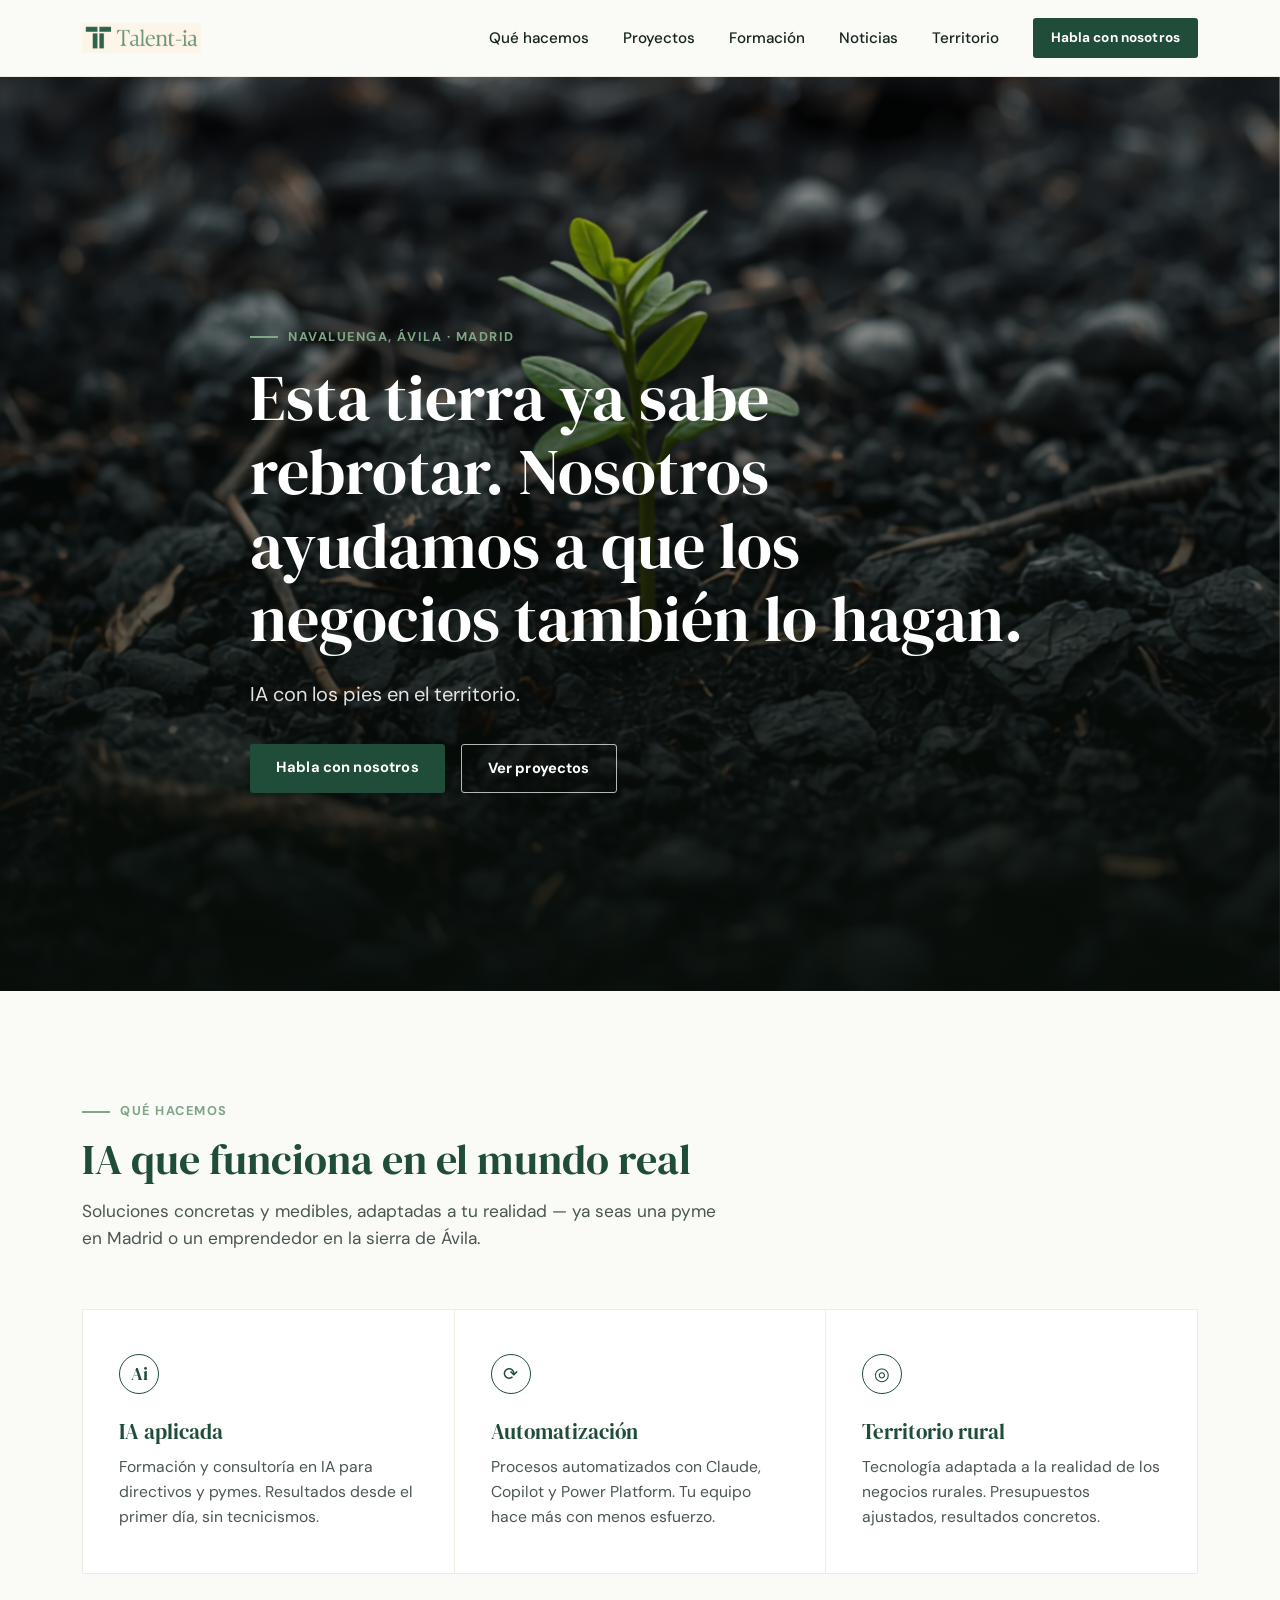
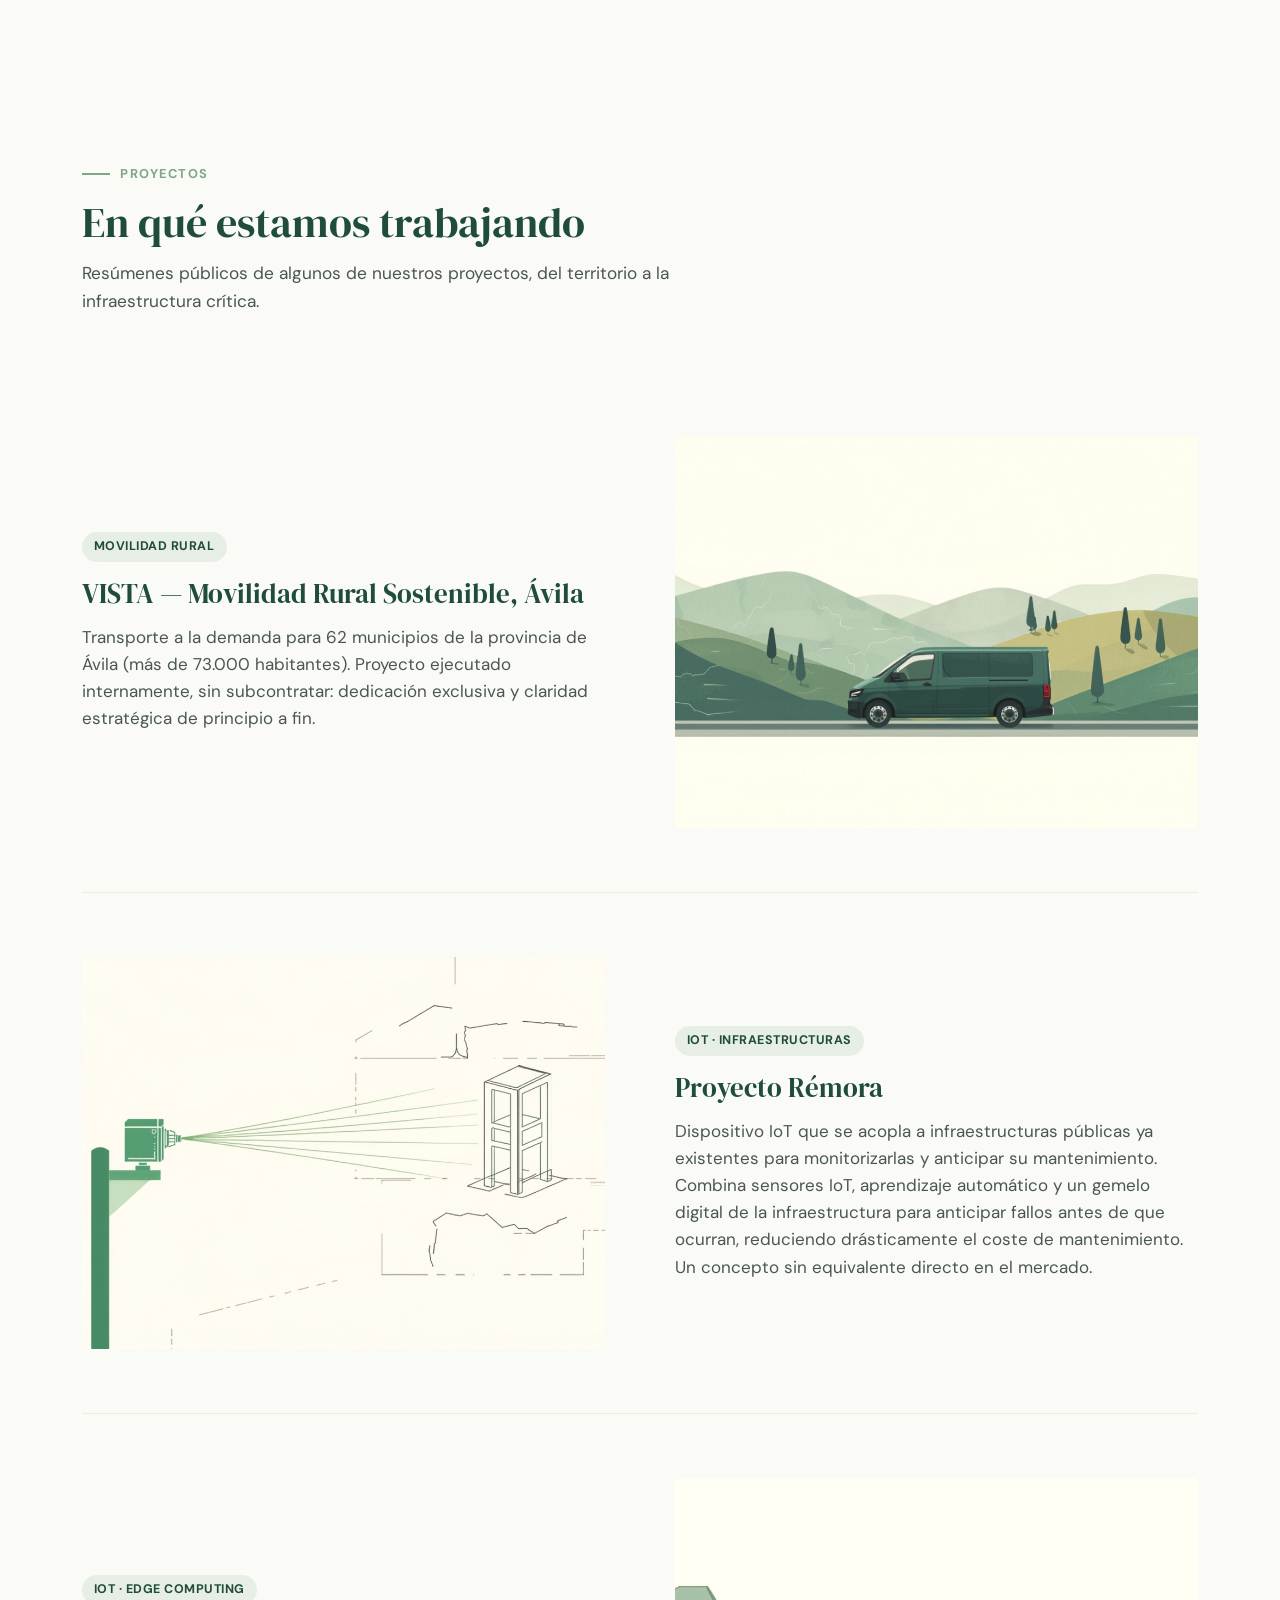
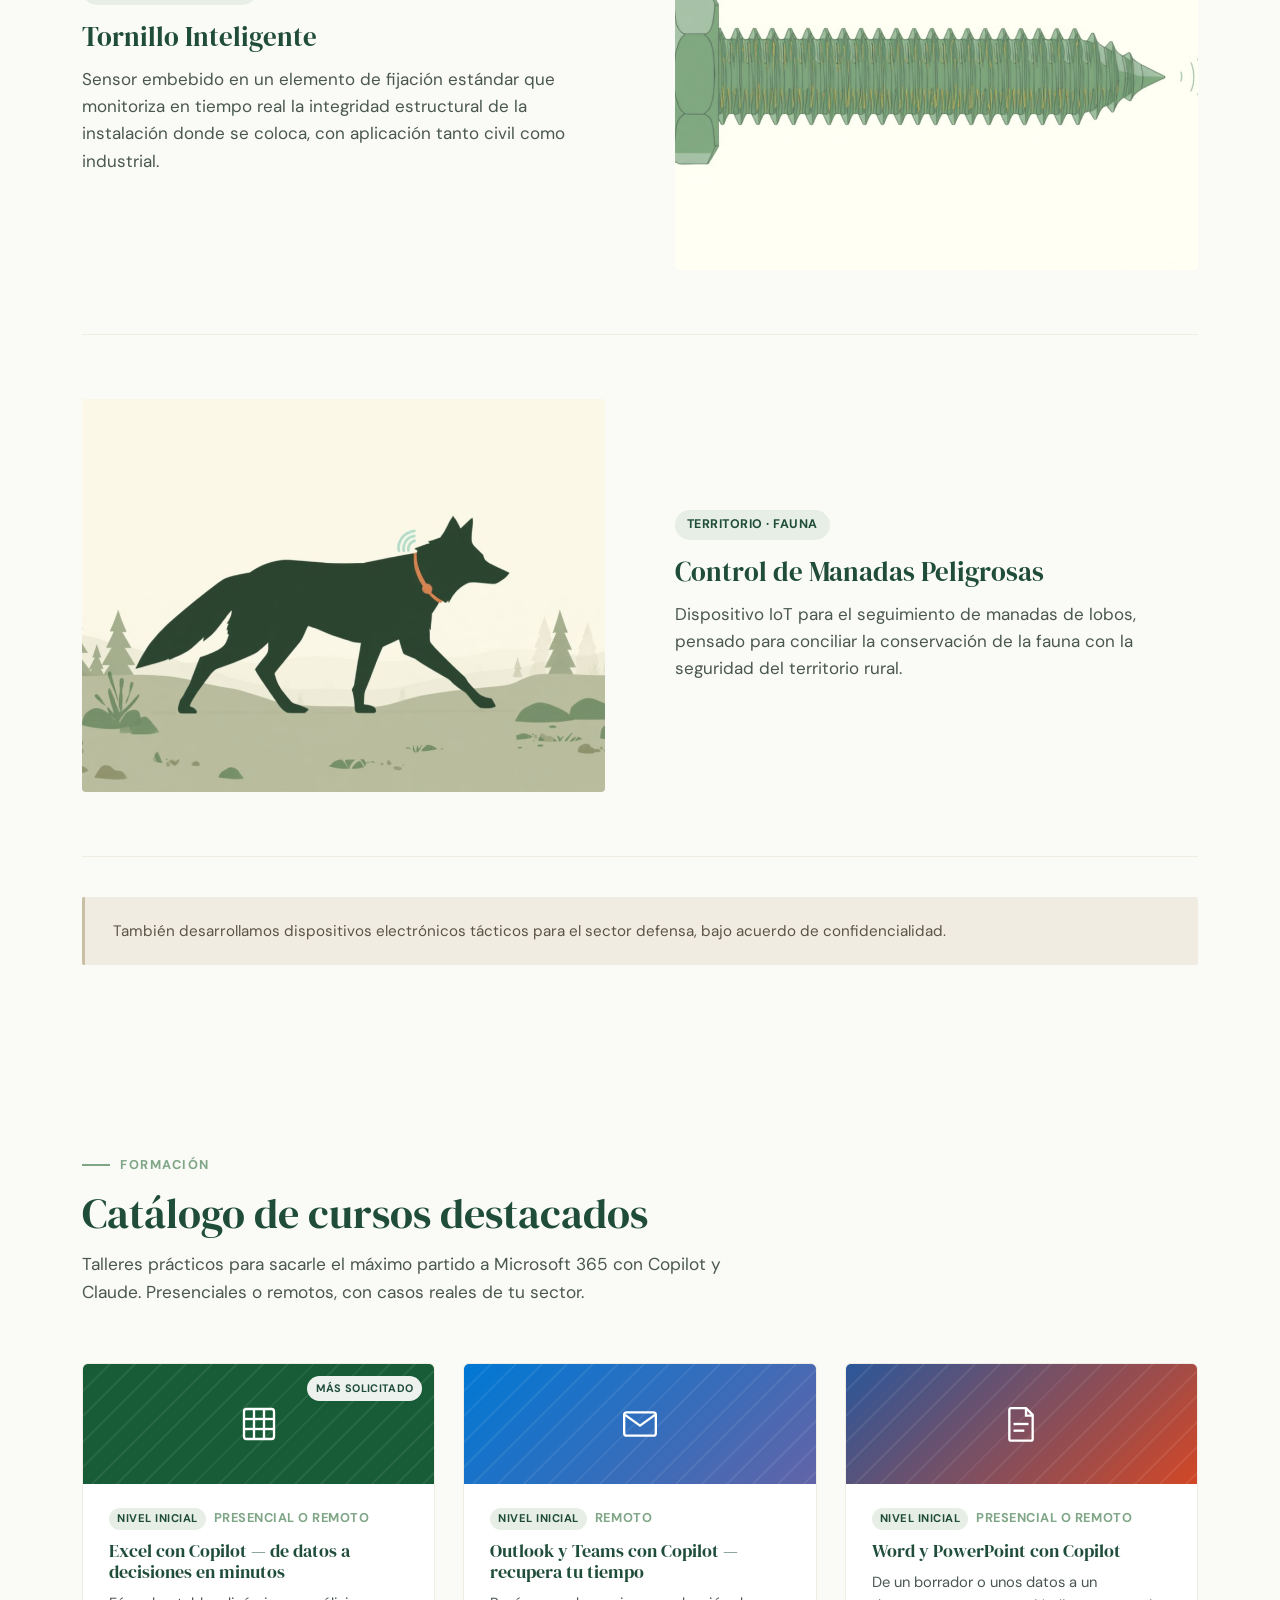
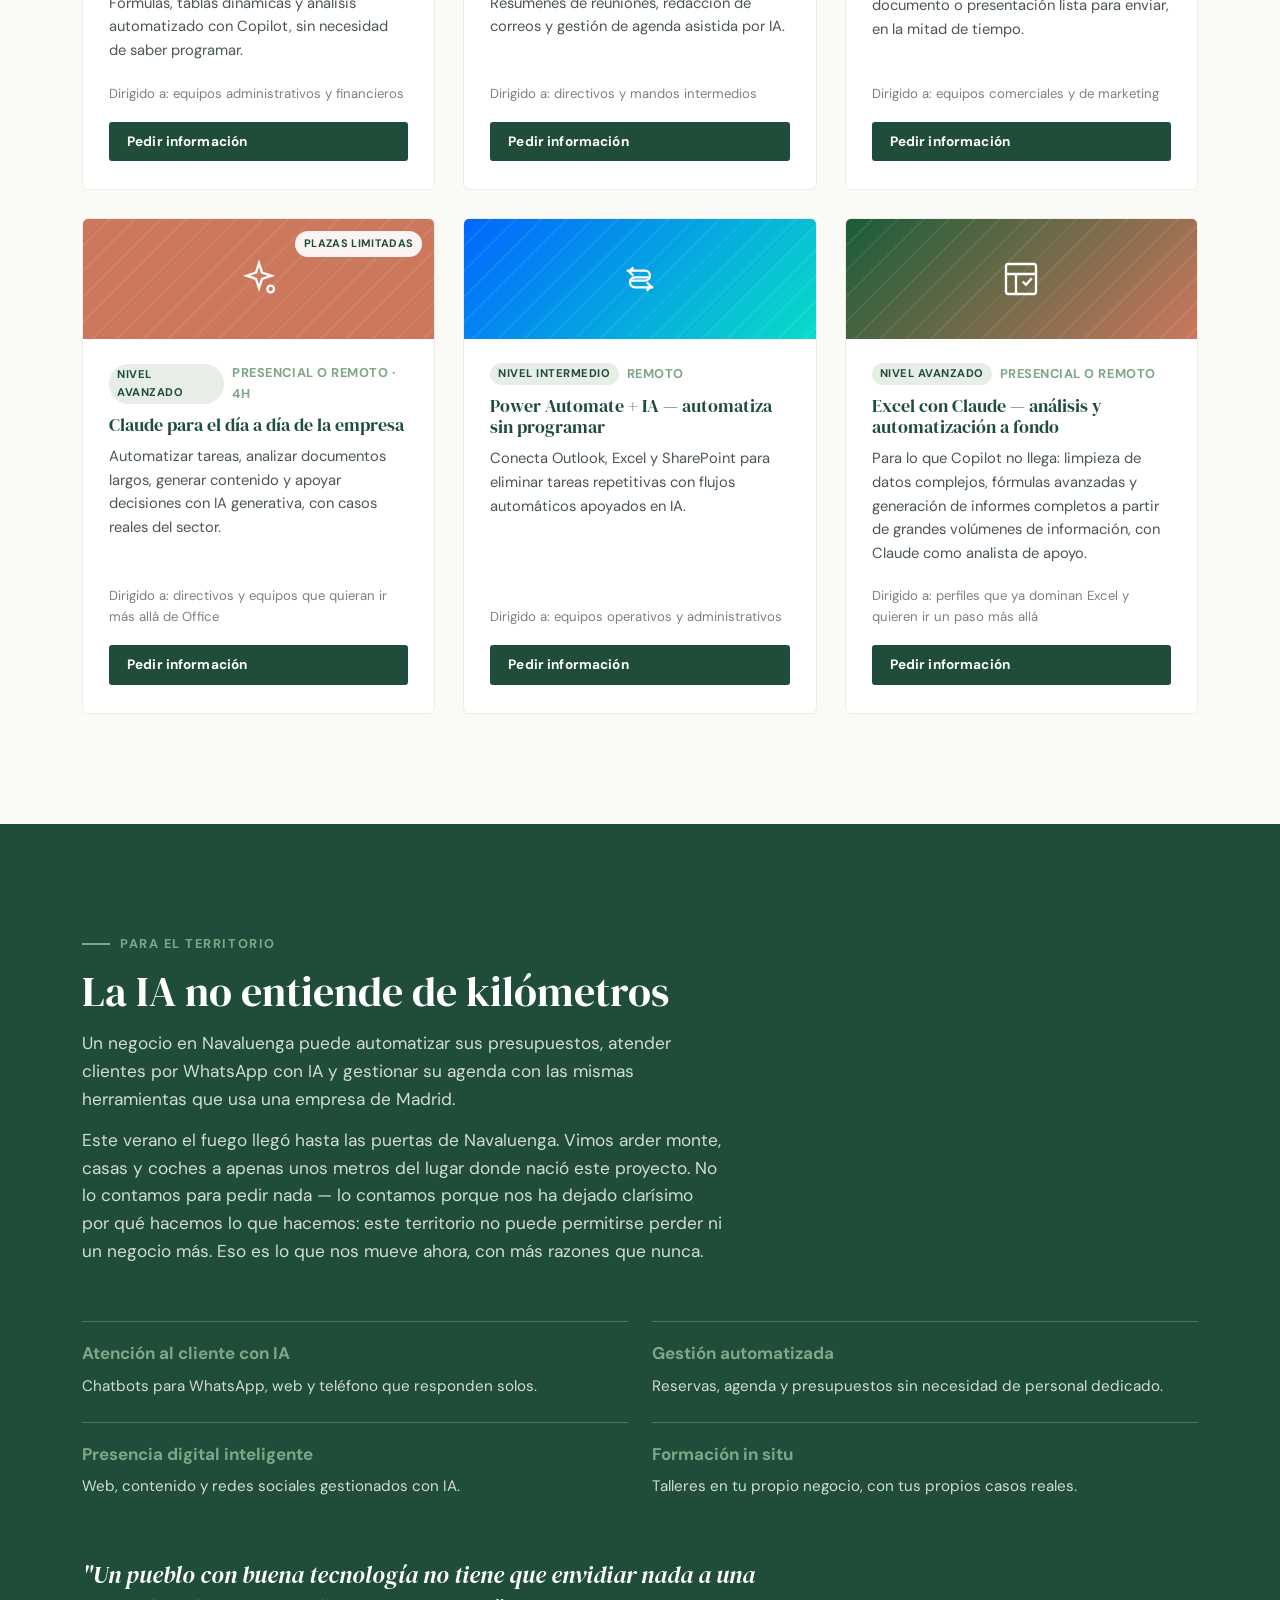
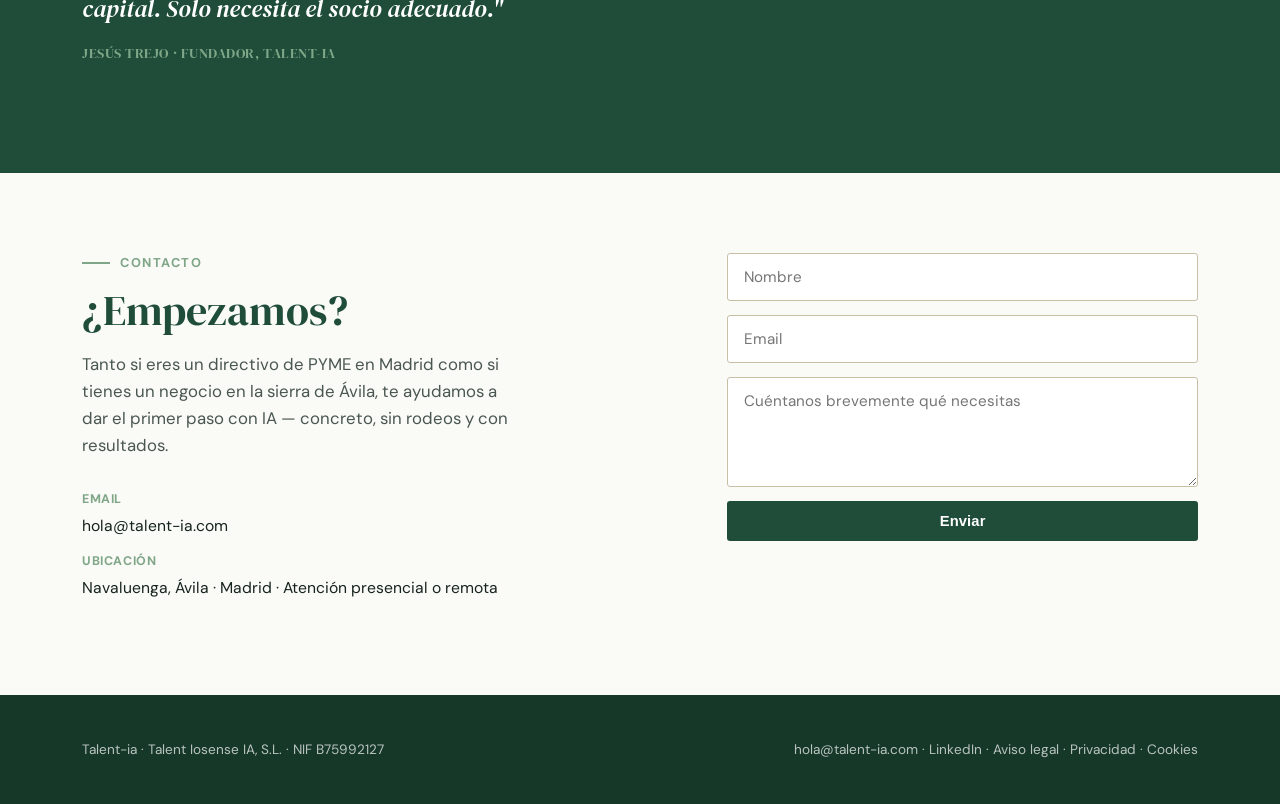
<file: index.html>
<!DOCTYPE html>
<html lang="es">
<head>
<meta charset="UTF-8">
<meta name="viewport" content="width=device-width, initial-scale=1.0">
<title>Talent-ia | IA con los pies en el territorio</title>
<meta name="description" content="Consultoría y formación en Inteligencia Artificial para empresas y territorio. Madrid y Valle del Alberche.">
<link rel="canonical" href="https://www.talent-ia.com/"><script>if(window.location.hostname==="talent-ia.com"){window.location.replace("https://www.talent-ia.com"+window.location.pathname+window.location.search);}</script><link rel="icon" href="favicon.ico" sizes="any">
<link rel="icon" href="favicon.png" type="image/png">
<link rel="apple-touch-icon" href="apple-touch-icon.png">
<meta property="og:type" content="website">
<meta property="og:site_name" content="Talent-ia">
<meta property="og:title" content="Talent-ia | IA con los pies en el territorio">
<meta property="og:description" content="Consultoría y formación en Inteligencia Artificial para empresas y territorio. Madrid y Valle del Alberche.">
<meta property="og:image" content="https://www.talent-ia.com/og-image.jpg">
<meta property="og:image:width" content="1200">
<meta property="og:image:height" content="630">
<meta property="og:url" content="https://www.talent-ia.com/">
<meta property="og:locale" content="es_ES">
<meta name="twitter:card" content="summary_large_image">
<meta name="twitter:title" content="Talent-ia | IA con los pies en el territorio">
<meta name="twitter:description" content="Consultoría y formación en Inteligencia Artificial para empresas y territorio. Madrid y Valle del Alberche.">
<meta name="twitter:image" content="https://www.talent-ia.com/og-image.jpg">
<link href="https://fonts.googleapis.com/css2?family=DM+Serif+Display:ital@0;1&family=DM+Sans:wght@400;500;700&display=swap" rel="stylesheet">
<link rel="stylesheet" href="style.css">
</head>
<body>

<header>
  <div class="wrap">
    <a href="#" class="logo"><img src="logo.png" alt="Talent-ia"></a><button class="nav-toggle" aria-label="Abrir menú" aria-expanded="false" type="button"><span></span><span></span><span></span></button>
    <nav>
      <a href="#hacemos">Qué hacemos</a>
      <a href="#proyectos">Proyectos</a>
      <a href="#cursos">Formación</a>
      <a href="noticias.html">Noticias</a><a href="#territorio">Territorio</a>
      <a href="#contacto" class="btn btn-small">Habla con nosotros</a>
    </nav>
  </div>
</header>

<section class="hero">
  <img class="bg" src="hero.png" alt="Brote verde emergiendo de tierra quemada tras el incendio de Navaluenga">
  <div class="wrap">
    <div class="eyebrow">Navaluenga, Ávila · Madrid</div>
    <h1>Esta tierra ya sabe rebrotar. Nosotros ayudamos a que los negocios también lo hagan.</h1>
    <p class="lede">IA con los pies en el territorio.</p>
    <div class="ctas">
      <a href="#contacto" class="btn">Habla con nosotros</a>
      <a href="#proyectos" class="btn btn-outline">Ver proyectos</a>
    </div>
  </div>
</section>

<section id="hacemos">
  <div class="wrap">
    <div class="section-head">
      <div class="eyebrow">Qué hacemos</div>
      <h2>IA que funciona en el mundo real</h2>
      <p>Soluciones concretas y medibles, adaptadas a tu realidad — ya seas una pyme en Madrid o un emprendedor en la sierra de Ávila.</p>
    </div>
    <div class="cards3">
      <div class="card3">
        <div class="mark">Ai</div>
        <h3>IA aplicada</h3>
        <p>Formación y consultoría en IA para directivos y pymes. Resultados desde el primer día, sin tecnicismos.</p>
      </div>
      <div class="card3">
        <div class="mark">⟳</div>
        <h3>Automatización</h3>
        <p>Procesos automatizados con Claude, Copilot y Power Platform. Tu equipo hace más con menos esfuerzo.</p>
      </div>
      <div class="card3">
        <div class="mark">◎</div>
        <h3>Territorio rural</h3>
        <p>Tecnología adaptada a la realidad de los negocios rurales. Presupuestos ajustados, resultados concretos.</p>
      </div>
    </div>
  </div>
</section>

<section id="proyectos" class="tight">
  <div class="wrap">
    <div class="section-head">
      <div class="eyebrow">Proyectos</div>
      <h2>En qué estamos trabajando</h2>
      <p>Resúmenes públicos de algunos de nuestros proyectos, del territorio a la infraestructura crítica.</p>
    </div>

    <div class="proyecto">
      <div class="media"><img src="proyecto_vista.jpg" alt="Furgoneta eléctrica circulando por las colinas de la provincia de Ávila, ilustración"></div>
      <div>
        <span class="tag">Movilidad rural</span>
        <h3>VISTA — Movilidad Rural Sostenible, Ávila</h3>
        <p>Transporte a la demanda para 62 municipios de la provincia de Ávila (más de 73.000 habitantes). Proyecto ejecutado internamente, sin subcontratar: dedicación exclusiva y claridad estratégica de principio a fin.</p>
      </div>
    </div>

    <div class="proyecto">
      <div class="media"><img src="proyecto_remora.jpg" alt="Sensor IoT en infraestructura pública generando un gemelo digital de la estructura, ilustración técnica"></div>
      <div>
        <span class="tag">IoT · Infraestructuras</span>
        <h3>Proyecto Rémora</h3>
        <p>Dispositivo IoT que se acopla a infraestructuras públicas ya existentes para monitorizarlas y anticipar su mantenimiento. Combina sensores IoT, aprendizaje automático y un gemelo digital de la infraestructura para anticipar fallos antes de que ocurran, reduciendo drásticamente el coste de mantenimiento. Un concepto sin equivalente directo en el mercado.</p>
      </div>
    </div>

    <div class="proyecto">
      <div class="media"><img src="proyecto_tornillo.jpg" alt="Tornillo industrial con sensor embebido, ilustración técnica"></div>
      <div>
        <span class="tag">IoT · Edge computing</span>
        <h3>Tornillo Inteligente</h3>
        <p>Sensor embebido en un elemento de fijación estándar que monitoriza en tiempo real la integridad estructural de la instalación donde se coloca, con aplicación tanto civil como industrial.</p>
      </div>
    </div>

    <div class="proyecto">
      <div class="media"><img src="proyecto_manadas.jpg" alt="Silueta de lobo ibérico con collar de seguimiento GPS/IoT en el bosque, ilustración"></div>
      <div>
        <span class="tag">Territorio · Fauna</span>
        <h3>Control de Manadas Peligrosas</h3>
        <p>Dispositivo IoT para el seguimiento de manadas de lobos, pensado para conciliar la conservación de la fauna con la seguridad del territorio rural.</p>
      </div>
    </div>

    <div class="defensa-line">
      También desarrollamos dispositivos electrónicos tácticos para el sector defensa, bajo acuerdo de confidencialidad.
    </div>
  </div>
</section>

<section id="cursos">
  <div class="wrap">
    <div class="section-head">
      <div class="eyebrow">Formación</div>
      <h2>Catálogo de cursos destacados</h2>
      <p>Talleres prácticos para sacarle el máximo partido a Microsoft 365 con Copilot y Claude. Presenciales o remotos, con casos reales de tu sector.</p>
    </div>
    <div class="cursos-grid">

      <div class="curso-card thumb-excel">
        <div class="thumb">
          <span class="badge">Más solicitado</span>
          <svg viewBox="0 0 24 24" fill="none" stroke="#ffffff" stroke-width="1.4"><rect x="3" y="3" width="18" height="18" rx="1.5"/><line x1="3" y1="9" x2="21" y2="9"/><line x1="3" y1="15" x2="21" y2="15"/><line x1="9" y1="3" x2="9" y2="21"/><line x1="15" y1="3" x2="15" y2="21"/></svg>
        </div>
        <div class="body">
          <div class="meta"><span class="nivel">Nivel inicial</span>Presencial o remoto</div>
          <h3>Excel con Copilot — de datos a decisiones en minutos</h3>
          <p class="desc">Fórmulas, tablas dinámicas y análisis automatizado con Copilot, sin necesidad de saber programar.</p>
          <p class="dirigido">Dirigido a: equipos administrativos y financieros</p>
          <a class="btn btn-small" href="https://forms.cloud.microsoft/e/geVzxguj66" target="_blank" rel="noopener">Pedir información</a>
        </div>
      </div>

      <div class="curso-card thumb-outlook">
        <div class="thumb">
          <svg viewBox="0 0 24 24" fill="none" stroke="#ffffff" stroke-width="1.4"><rect x="2.5" y="5" width="19" height="14" rx="1.5"/><path d="M3 6.5l9 6.5 9-6.5"/></svg>
        </div>
        <div class="body">
          <div class="meta"><span class="nivel">Nivel inicial</span>Remoto</div>
          <h3>Outlook y Teams con Copilot — recupera tu tiempo</h3>
          <p class="desc">Resúmenes de reuniones, redacción de correos y gestión de agenda asistida por IA.</p>
          <p class="dirigido">Dirigido a: directivos y mandos intermedios</p>
          <a class="btn btn-small" href="https://forms.cloud.microsoft/e/geVzxguj66" target="_blank" rel="noopener">Pedir información</a>
        </div>
      </div>

      <div class="curso-card thumb-office">
        <div class="thumb">
          <svg viewBox="0 0 24 24" fill="none" stroke="#ffffff" stroke-width="1.4"><path d="M6 2.5h9l4 4V21a1 1 0 01-1 1H6a1 1 0 01-1-1V3.5a1 1 0 011-1z"/><path d="M15 2.5V7h4"/><line x1="7.5" y1="12" x2="16.5" y2="12"/><line x1="7.5" y1="16" x2="14" y2="16"/></svg>
        </div>
        <div class="body">
          <div class="meta"><span class="nivel">Nivel inicial</span>Presencial o remoto</div>
          <h3>Word y PowerPoint con Copilot</h3>
          <p class="desc">De un borrador o unos datos a un documento o presentación lista para enviar, en la mitad de tiempo.</p>
          <p class="dirigido">Dirigido a: equipos comerciales y de marketing</p>
          <a class="btn btn-small" href="https://forms.cloud.microsoft/e/geVzxguj66" target="_blank" rel="noopener">Pedir información</a>
        </div>
      </div>

      <div class="curso-card thumb-claude">
        <div class="thumb">
          <span class="badge">Plazas limitadas</span>
          <svg viewBox="0 0 24 24" fill="none" stroke="#ffffff" stroke-width="1.4"><path d="M12 2.5l1.8 5.6 5.7 1.9-5.7 1.9L12 17.5l-1.8-5.6-5.7-1.9 5.7-1.9L12 2.5z"/><circle cx="19" cy="18" r="2"/></svg>
        </div>
        <div class="body">
          <div class="meta"><span class="nivel">Nivel avanzado</span>Presencial o remoto · 4h</div>
          <h3>Claude para el día a día de la empresa</h3>
          <p class="desc">Automatizar tareas, analizar documentos largos, generar contenido y apoyar decisiones con IA generativa, con casos reales del sector.</p>
          <p class="dirigido">Dirigido a: directivos y equipos que quieran ir más allá de Office</p>
          <a class="btn btn-small" href="https://forms.cloud.microsoft/e/geVzxguj66" target="_blank" rel="noopener">Pedir información</a>
        </div>
      </div>

      <div class="curso-card thumb-automate">
        <div class="thumb">
          <svg viewBox="0 0 24 24" fill="none" stroke="#ffffff" stroke-width="1.4"><path d="M4 7h11a3 3 0 010 6H6"/><path d="M8 10l-2.5-2.5L8 5"/><path d="M20 17H9a3 3 0 010-6h9"/><path d="M16 14l2.5 2.5L16 19"/></svg>
        </div>
        <div class="body">
          <div class="meta"><span class="nivel">Nivel intermedio</span>Remoto</div>
          <h3>Power Automate + IA — automatiza sin programar</h3>
          <p class="desc">Conecta Outlook, Excel y SharePoint para eliminar tareas repetitivas con flujos automáticos apoyados en IA.</p>
          <p class="dirigido">Dirigido a: equipos operativos y administrativos</p>
          <a class="btn btn-small" href="https://forms.cloud.microsoft/e/geVzxguj66" target="_blank" rel="noopener">Pedir información</a>
        </div>
      </div>

      <div class="curso-card thumb-excel-claude">
        <div class="thumb">
          <svg viewBox="0 0 24 24" fill="none" stroke="#ffffff" stroke-width="1.4"><rect x="3" y="3" width="18" height="18" rx="1.5"/><line x1="3" y1="9" x2="21" y2="9"/><line x1="9" y1="9" x2="9" y2="21"/><path d="M13 13.5l2 2 3.5-4"/></svg>
        </div>
        <div class="body">
          <div class="meta"><span class="nivel">Nivel avanzado</span>Presencial o remoto</div>
          <h3>Excel con Claude — análisis y automatización a fondo</h3>
          <p class="desc">Para lo que Copilot no llega: limpieza de datos complejos, fórmulas avanzadas y generación de informes completos a partir de grandes volúmenes de información, con Claude como analista de apoyo.</p>
          <p class="dirigido">Dirigido a: perfiles que ya dominan Excel y quieren ir un paso más allá</p>
          <a class="btn btn-small" href="https://forms.cloud.microsoft/e/geVzxguj66" target="_blank" rel="noopener">Pedir información</a>
        </div>
      </div>

    </div>
  </div>
</section>

<section id="territorio" class="territorio">
  <div class="wrap">
    <div class="section-head">
      <div class="eyebrow">Para el territorio</div>
      <h2>La IA no entiende de kilómetros</h2>
      <p>Un negocio en Navaluenga puede automatizar sus presupuestos, atender clientes por WhatsApp con IA y gestionar su agenda con las mismas herramientas que usa una empresa de Madrid.</p>
      <p>Este verano el fuego llegó hasta las puertas de Navaluenga. Vimos arder monte, casas y coches a apenas unos metros del lugar donde nació este proyecto. No lo contamos para pedir nada — lo contamos porque nos ha dejado clarísimo por qué hacemos lo que hacemos: este territorio no puede permitirse perder ni un negocio más. Eso es lo que nos mueve ahora, con más razones que nunca.</p>
    </div>
    <div class="territorio-list">
      <div class="territorio-item">
        <strong>Atención al cliente con IA</strong>
        <p>Chatbots para WhatsApp, web y teléfono que responden solos.</p>
      </div>
      <div class="territorio-item">
        <strong>Gestión automatizada</strong>
        <p>Reservas, agenda y presupuestos sin necesidad de personal dedicado.</p>
      </div>
      <div class="territorio-item">
        <strong>Presencia digital inteligente</strong>
        <p>Web, contenido y redes sociales gestionados con IA.</p>
      </div>
      <div class="territorio-item">
        <strong>Formación in situ</strong>
        <p>Talleres en tu propio negocio, con tus propios casos reales.</p>
      </div>
    </div>
    <blockquote>
      "Un pueblo con buena tecnología no tiene que envidiar nada a una capital. Solo necesita el socio adecuado."
      <cite>Jesús Trejo · Fundador, Talent-ia</cite>
    </blockquote>
  </div>
</section>

<section id="contacto" class="contacto tight">
  <div class="wrap">
    <div class="contacto-info">
      <div class="eyebrow">Contacto</div>
      <h2>¿Empezamos?</h2>
      <p>Tanto si eres un directivo de PYME en Madrid como si tienes un negocio en la sierra de Ávila, te ayudamos a dar el primer paso con IA — concreto, sin rodeos y con resultados.</p>
      <div class="contacto-details">
        <div><span>Email</span>hola@talent-ia.com</div>
        <div><span>Ubicación</span>Navaluenga, Ávila · Madrid · Atención presencial o remota</div>
      </div>
    </div>
    <form class="contact-form" action="mailto:hola@talent-ia.com" method="post" enctype="text/plain">
      <input type="text" name="Nombre" placeholder="Nombre" required>
      <input type="email" name="Email" placeholder="Email" required>
      <textarea name="Mensaje" placeholder="Cuéntanos brevemente qué necesitas"></textarea>
      <button type="submit" class="btn">Enviar</button>
    </form>
  </div>
</section>

<footer>
  <div class="wrap">
    <div>Talent-ia · Talent Iosense IA, S.L. · NIF B75992127</div>
    <div><a href="mailto:hola@talent-ia.com">hola@talent-ia.com</a> · <a href="https://linkedin.com/company/talentia-ia" target="_blank" rel="noopener">LinkedIn</a> · <a href="aviso-legal.html">Aviso legal</a> · <a href="privacidad.html">Privacidad</a> · <a href="cookies.html">Cookies</a></div>
  </div>
</footer>

<script>(function(){var t=document.querySelector('.nav-toggle');var n=document.querySelector('header nav');if(!t||!n)return;t.addEventListener('click',function(){var open=n.classList.toggle('is-open');t.classList.toggle('is-active',open);t.setAttribute('aria-expanded',open?'true':'false');});n.querySelectorAll('a').forEach(function(a){a.addEventListener('click',function(){n.classList.remove('is-open');t.classList.remove('is-active');t.setAttribute('aria-expanded','false');});});})();</script></body>
</html>
</file>
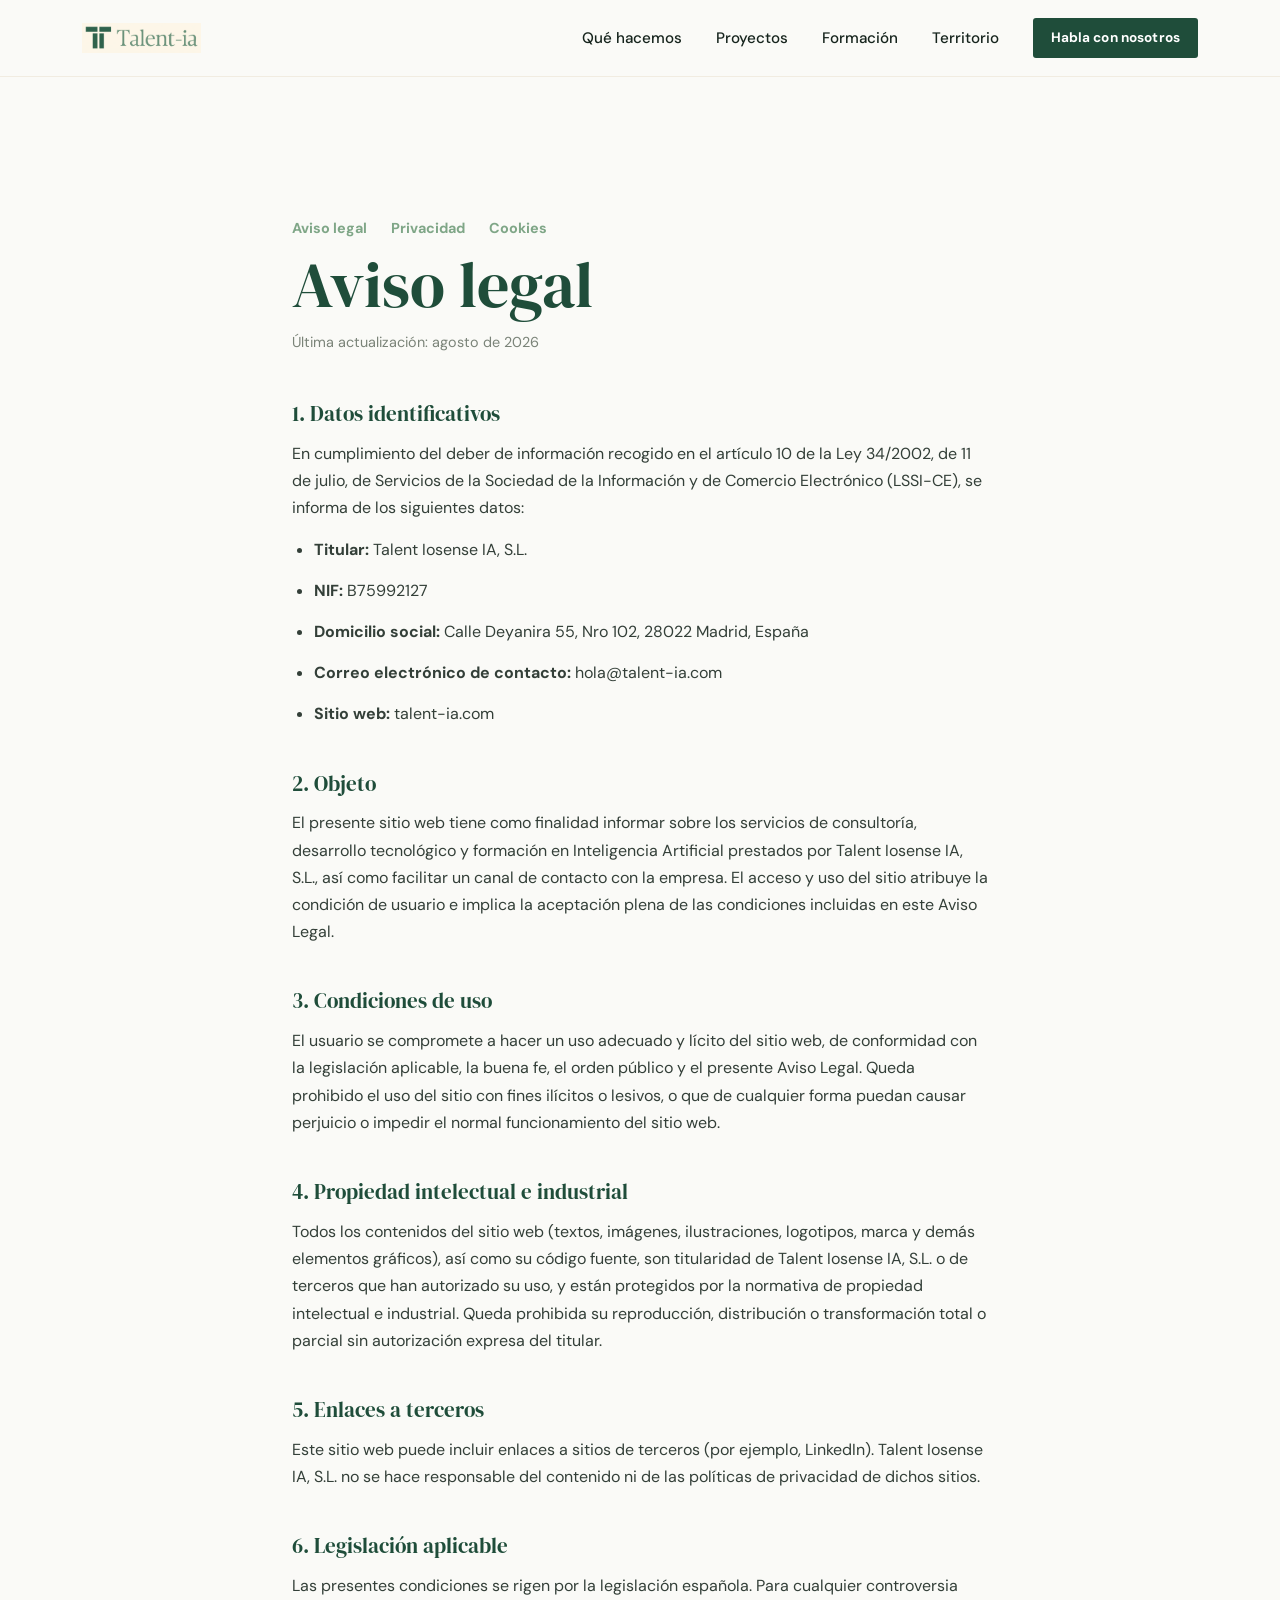
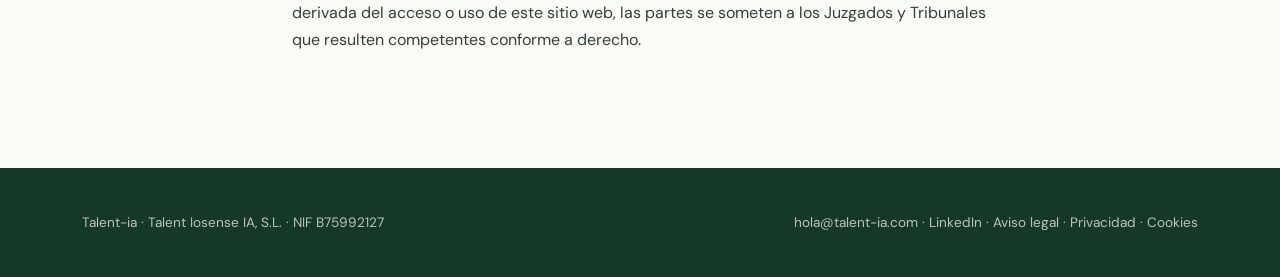
<file: aviso-legal.html>
<!DOCTYPE html>
<html lang="es">
<head>
<meta charset="UTF-8">
<meta name="viewport" content="width=device-width, initial-scale=1.0">
<title>Aviso Legal | Talent-ia</title>
<meta name="description" content="Aviso legal de Talent-ia (Talent Iosense IA, S.L.).">
<meta name="robots" content="noindex, follow">
<link rel="canonical" href="https://www.talent-ia.com/aviso-legal.html"><script>if(window.location.hostname==="talent-ia.com"){window.location.replace("https://www.talent-ia.com"+window.location.pathname+window.location.search);}</script><link rel="icon" href="favicon.png" type="image/png">
<link rel="preconnect" href="https://fonts.googleapis.com">
<link href="https://fonts.googleapis.com/css2?family=DM+Serif+Display:ital@0;1&family=DM+Sans:wght@400;500;700&display=swap" rel="stylesheet">
<link rel="stylesheet" href="style.css">
<style>
  .legal-wrap { max-width: 760px; margin: 0 auto; padding: 140px 32px 100px; }
  .legal-wrap h1 { margin-bottom: 8px; }
  .legal-wrap .updated { color: #7a8378; font-size: 0.9rem; margin-bottom: 48px; }
  .legal-wrap h2 { font-size: 1.3rem; margin: 44px 0 14px; }
  .legal-wrap p, .legal-wrap li { color: #333f38; font-size: 1rem; line-height: 1.7; margin-bottom: 14px; }
  .legal-wrap ul { padding-left: 22px; }
  .legal-wrap .placeholder { background: var(--stone-light); padding: 2px 8px; border-radius: 3px; color: #8a6f3d; font-weight: 600; }
  .legal-nav { display: flex; gap: 24px; margin-bottom: 8px; }
  .legal-nav a { font-size: 0.9rem; color: var(--sage); font-weight: 700; }
</style>
</head>
<body>

<header>
  <div class="wrap">
    <a href="index.html" class="logo"><img src="logo.png" alt="Talent-ia"></a><button class="nav-toggle" aria-label="Abrir menú" aria-expanded="false" type="button"><span></span><span></span><span></span></button>
    <nav>
      <a href="index.html#hacemos">Qué hacemos</a>
      <a href="index.html#proyectos">Proyectos</a>
      <a href="index.html#cursos">Formación</a>
      <a href="index.html#territorio">Territorio</a>
      <a href="index.html#contacto" class="btn btn-small">Habla con nosotros</a>
    </nav>
  </div>
</header>

<div class="legal-wrap">
  <div class="legal-nav">
    <a href="aviso-legal.html">Aviso legal</a>
    <a href="privacidad.html">Privacidad</a>
    <a href="cookies.html">Cookies</a>
  </div>
  <h1>Aviso legal</h1>
  <p class="updated">Última actualización: agosto de 2026</p>

  <h2>1. Datos identificativos</h2>
  <p>En cumplimiento del deber de información recogido en el artículo 10 de la Ley 34/2002, de 11 de julio, de Servicios de la Sociedad de la Información y de Comercio Electrónico (LSSI-CE), se informa de los siguientes datos:</p>
  <ul>
    <li><strong>Titular:</strong> Talent Iosense IA, S.L.</li>
    <li><strong>NIF:</strong> B75992127</li>
    <li><strong>Domicilio social:</strong> Calle Deyanira 55, Nro 102, 28022 Madrid, España</li>
    <li><strong>Correo electrónico de contacto:</strong> <a href="mailto:hola@talent-ia.com">hola@talent-ia.com</a></li>
    <li><strong>Sitio web:</strong> talent-ia.com</li>
  </ul>

  <h2>2. Objeto</h2>
  <p>El presente sitio web tiene como finalidad informar sobre los servicios de consultoría, desarrollo tecnológico y formación en Inteligencia Artificial prestados por Talent Iosense IA, S.L., así como facilitar un canal de contacto con la empresa. El acceso y uso del sitio atribuye la condición de usuario e implica la aceptación plena de las condiciones incluidas en este Aviso Legal.</p>

  <h2>3. Condiciones de uso</h2>
  <p>El usuario se compromete a hacer un uso adecuado y lícito del sitio web, de conformidad con la legislación aplicable, la buena fe, el orden público y el presente Aviso Legal. Queda prohibido el uso del sitio con fines ilícitos o lesivos, o que de cualquier forma puedan causar perjuicio o impedir el normal funcionamiento del sitio web.</p>

  <h2>4. Propiedad intelectual e industrial</h2>
  <p>Todos los contenidos del sitio web (textos, imágenes, ilustraciones, logotipos, marca y demás elementos gráficos), así como su código fuente, son titularidad de Talent Iosense IA, S.L. o de terceros que han autorizado su uso, y están protegidos por la normativa de propiedad intelectual e industrial. Queda prohibida su reproducción, distribución o transformación total o parcial sin autorización expresa del titular.</p>

  <h2>5. Enlaces a terceros</h2>
  <p>Este sitio web puede incluir enlaces a sitios de terceros (por ejemplo, LinkedIn). Talent Iosense IA, S.L. no se hace responsable del contenido ni de las políticas de privacidad de dichos sitios.</p>

  <h2>6. Legislación aplicable</h2>
  <p>Las presentes condiciones se rigen por la legislación española. Para cualquier controversia derivada del acceso o uso de este sitio web, las partes se someten a los Juzgados y Tribunales que resulten competentes conforme a derecho.</p>
</div>

<footer>
  <div class="wrap">
    <div>Talent-ia · Talent Iosense IA, S.L. · NIF B75992127</div>
    <div><a href="mailto:hola@talent-ia.com">hola@talent-ia.com</a> · <a href="https://linkedin.com/company/talentia-ia" target="_blank" rel="noopener">LinkedIn</a> · <a href="aviso-legal.html">Aviso legal</a> · <a href="privacidad.html">Privacidad</a> · <a href="cookies.html">Cookies</a></div>
  </div>
</footer>

<script>(function(){var t=document.querySelector('.nav-toggle');var n=document.querySelector('header nav');if(!t||!n)return;t.addEventListener('click',function(){var open=n.classList.toggle('is-open');t.classList.toggle('is-active',open);t.setAttribute('aria-expanded',open?'true':'false');});n.querySelectorAll('a').forEach(function(a){a.addEventListener('click',function(){n.classList.remove('is-open');t.classList.remove('is-active');t.setAttribute('aria-expanded','false');});});})();</script></body>
</html>
</file>
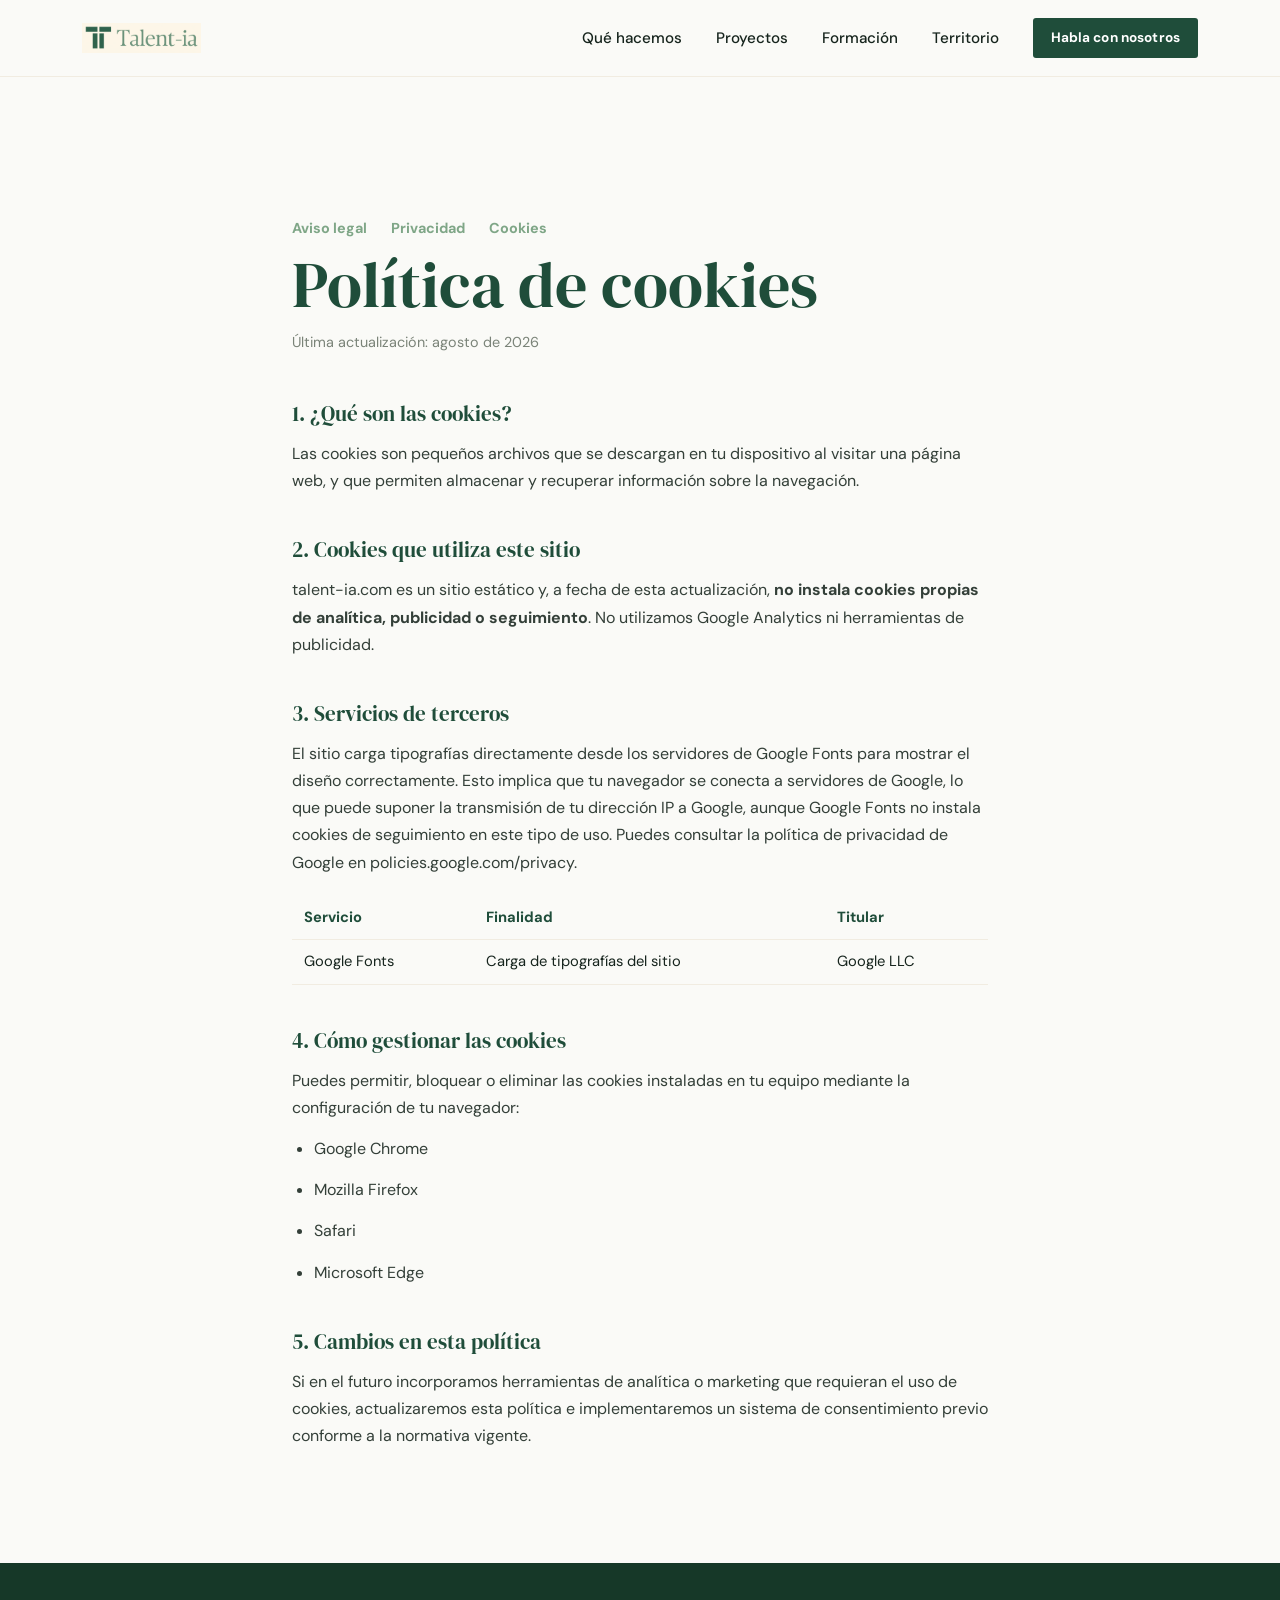
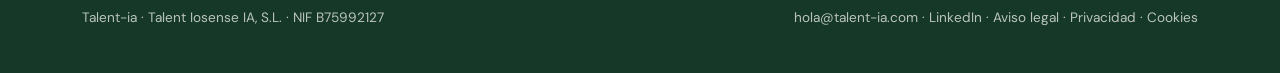
<file: cookies.html>
<!DOCTYPE html>
<html lang="es">
<head>
<meta charset="UTF-8">
<meta name="viewport" content="width=device-width, initial-scale=1.0">
<title>Política de Cookies | Talent-ia</title>
<meta name="description" content="Política de cookies de Talent-ia (Talent Iosense IA, S.L.).">
<meta name="robots" content="noindex, follow">
<link rel="canonical" href="https://www.talent-ia.com/cookies.html"><script>if(window.location.hostname==="talent-ia.com"){window.location.replace("https://www.talent-ia.com"+window.location.pathname+window.location.search);}</script><link rel="icon" href="favicon.png" type="image/png">
<link rel="preconnect" href="https://fonts.googleapis.com">
<link href="https://fonts.googleapis.com/css2?family=DM+Serif+Display:ital@0;1&family=DM+Sans:wght@400;500;700&display=swap" rel="stylesheet">
<link rel="stylesheet" href="style.css">
<style>
  .legal-wrap { max-width: 760px; margin: 0 auto; padding: 140px 32px 100px; }
  .legal-wrap h1 { margin-bottom: 8px; }
  .legal-wrap .updated { color: #7a8378; font-size: 0.9rem; margin-bottom: 48px; }
  .legal-wrap h2 { font-size: 1.3rem; margin: 44px 0 14px; }
  .legal-wrap p, .legal-wrap li { color: #333f38; font-size: 1rem; line-height: 1.7; margin-bottom: 14px; }
  .legal-wrap ul { padding-left: 22px; }
  .legal-wrap table { width: 100%; border-collapse: collapse; margin: 20px 0; font-size: 0.92rem; }
  .legal-wrap th, .legal-wrap td { text-align: left; padding: 10px 12px; border-bottom: 1px solid var(--stone-light); }
  .legal-wrap th { color: var(--pine); }
  .legal-nav { display: flex; gap: 24px; margin-bottom: 8px; }
  .legal-nav a { font-size: 0.9rem; color: var(--sage); font-weight: 700; }
</style>
</head>
<body>

<header>
  <div class="wrap">
    <a href="index.html" class="logo"><img src="logo.png" alt="Talent-ia"></a><button class="nav-toggle" aria-label="Abrir menú" aria-expanded="false" type="button"><span></span><span></span><span></span></button>
    <nav>
      <a href="index.html#hacemos">Qué hacemos</a>
      <a href="index.html#proyectos">Proyectos</a>
      <a href="index.html#cursos">Formación</a>
      <a href="index.html#territorio">Territorio</a>
      <a href="index.html#contacto" class="btn btn-small">Habla con nosotros</a>
    </nav>
  </div>
</header>

<div class="legal-wrap">
  <div class="legal-nav">
    <a href="aviso-legal.html">Aviso legal</a>
    <a href="privacidad.html">Privacidad</a>
    <a href="cookies.html">Cookies</a>
  </div>
  <h1>Política de cookies</h1>
  <p class="updated">Última actualización: agosto de 2026</p>

  <h2>1. ¿Qué son las cookies?</h2>
  <p>Las cookies son pequeños archivos que se descargan en tu dispositivo al visitar una página web, y que permiten almacenar y recuperar información sobre la navegación.</p>

  <h2>2. Cookies que utiliza este sitio</h2>
  <p>talent-ia.com es un sitio estático y, a fecha de esta actualización, <strong>no instala cookies propias de analítica, publicidad o seguimiento</strong>. No utilizamos Google Analytics ni herramientas de publicidad.</p>

  <h2>3. Servicios de terceros</h2>
  <p>El sitio carga tipografías directamente desde los servidores de Google Fonts para mostrar el diseño correctamente. Esto implica que tu navegador se conecta a servidores de Google, lo que puede suponer la transmisión de tu dirección IP a Google, aunque Google Fonts no instala cookies de seguimiento en este tipo de uso. Puedes consultar la política de privacidad de Google en <a href="https://policies.google.com/privacy" target="_blank" rel="noopener">policies.google.com/privacy</a>.</p>
  <table>
    <tr><th>Servicio</th><th>Finalidad</th><th>Titular</th></tr>
    <tr><td>Google Fonts</td><td>Carga de tipografías del sitio</td><td>Google LLC</td></tr>
  </table>

  <h2>4. Cómo gestionar las cookies</h2>
  <p>Puedes permitir, bloquear o eliminar las cookies instaladas en tu equipo mediante la configuración de tu navegador:</p>
  <ul>
    <li><a href="https://support.google.com/chrome/answer/95647" target="_blank" rel="noopener">Google Chrome</a></li>
    <li><a href="https://support.mozilla.org/es/kb/habilitar-y-deshabilitar-cookies-sitios-web-rastrear-preferencias" target="_blank" rel="noopener">Mozilla Firefox</a></li>
    <li><a href="https://support.apple.com/es-es/guide/safari/sfri11471/mac" target="_blank" rel="noopener">Safari</a></li>
    <li><a href="https://support.microsoft.com/es-es/microsoft-edge" target="_blank" rel="noopener">Microsoft Edge</a></li>
  </ul>

  <h2>5. Cambios en esta política</h2>
  <p>Si en el futuro incorporamos herramientas de analítica o marketing que requieran el uso de cookies, actualizaremos esta política e implementaremos un sistema de consentimiento previo conforme a la normativa vigente.</p>
</div>

<footer>
  <div class="wrap">
    <div>Talent-ia · Talent Iosense IA, S.L. · NIF B75992127</div>
    <div><a href="mailto:hola@talent-ia.com">hola@talent-ia.com</a> · <a href="https://linkedin.com/company/talentia-ia" target="_blank" rel="noopener">LinkedIn</a> · <a href="aviso-legal.html">Aviso legal</a> · <a href="privacidad.html">Privacidad</a> · <a href="cookies.html">Cookies</a></div>
  </div>
</footer>

<script>(function(){var t=document.querySelector('.nav-toggle');var n=document.querySelector('header nav');if(!t||!n)return;t.addEventListener('click',function(){var open=n.classList.toggle('is-open');t.classList.toggle('is-active',open);t.setAttribute('aria-expanded',open?'true':'false');});n.querySelectorAll('a').forEach(function(a){a.addEventListener('click',function(){n.classList.remove('is-open');t.classList.remove('is-active');t.setAttribute('aria-expanded','false');});});})();</script></body>
</html>
</file>
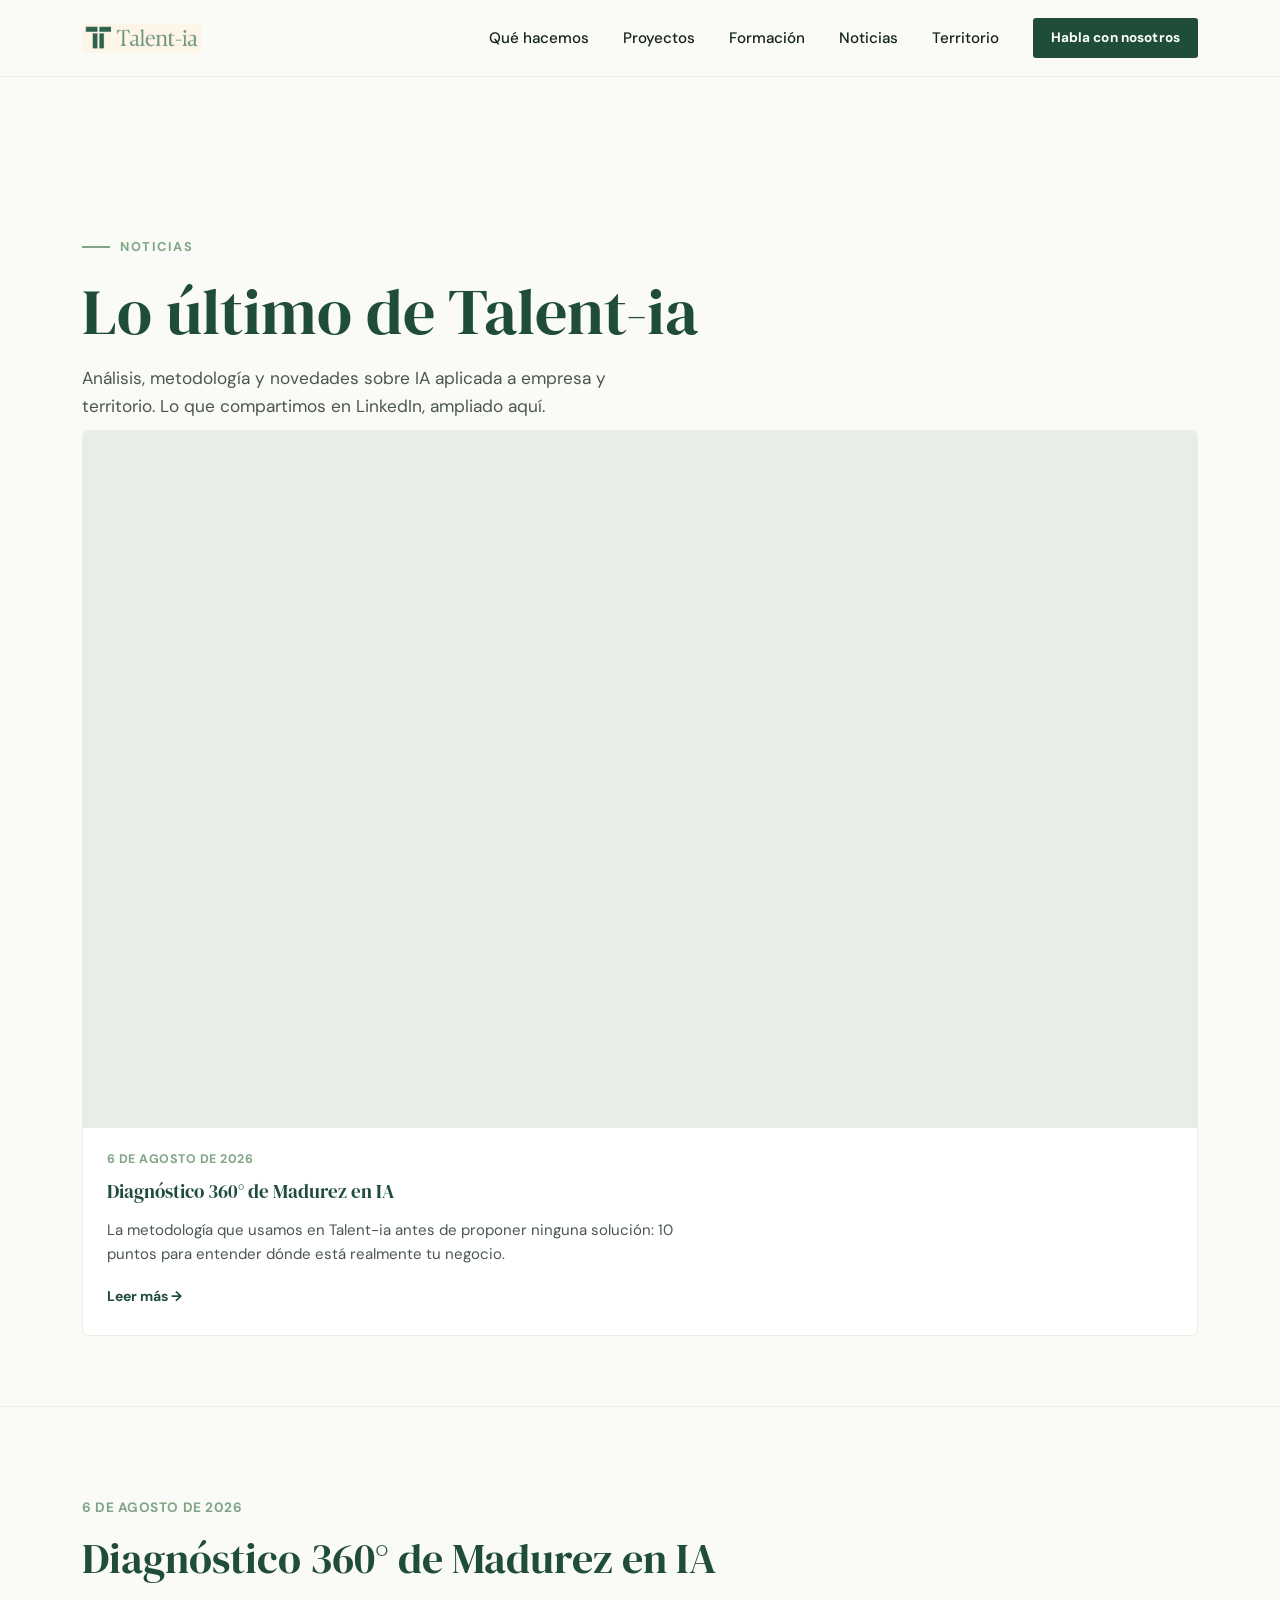
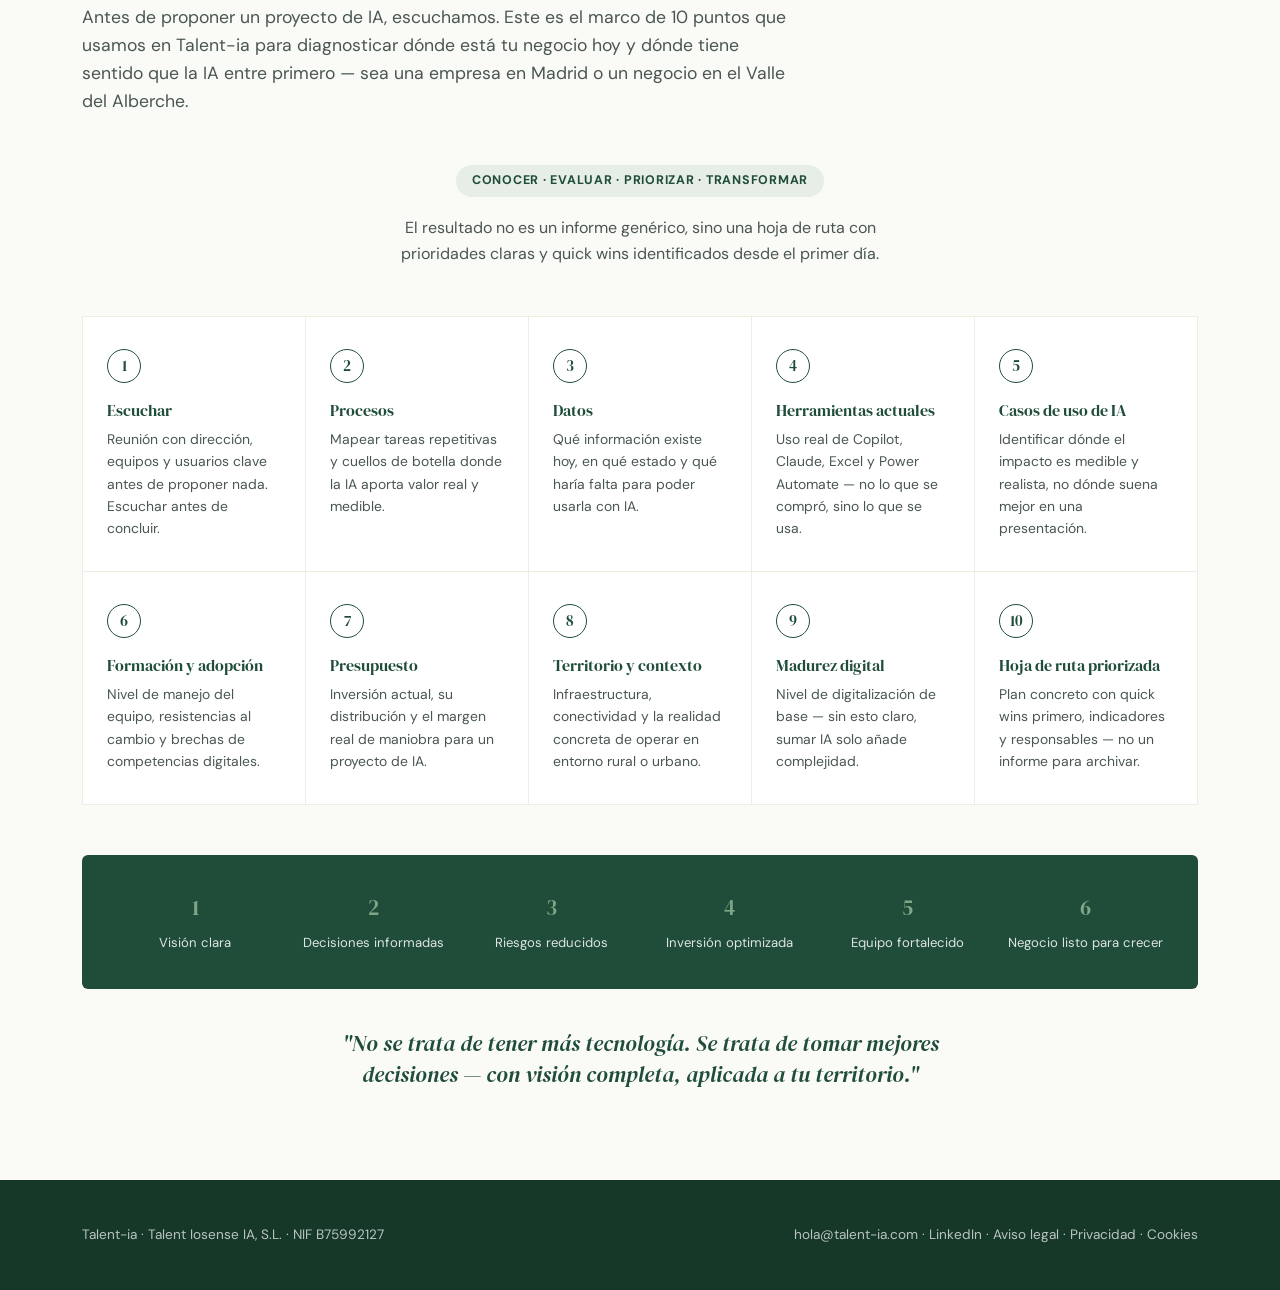
<file: noticias.html>
<!DOCTYPE html><html lang="es"><head><meta charset="UTF-8"><meta name="viewport" content="width=device-width, initial-scale=1.0"><title>Noticias | Talent-ia</title><meta name="description" content="Noticias, análisis y novedades de Talent-ia sobre IA aplicada a empresa y territorio."><link rel="canonical" href="https://www.talent-ia.com/noticias.html"><script>if(window.location.hostname==="talent-ia.com"){window.location.replace("https://www.talent-ia.com"+window.location.pathname+window.location.search);}</script><link rel="icon" href="favicon.png" type="image/png"><meta property="og:type" content="website"><meta property="og:site_name" content="Talent-ia"><meta property="og:title" content="Noticias | Talent-ia"><meta property="og:description" content="Noticias, análisis y novedades de Talent-ia sobre IA aplicada a empresa y territorio."><meta property="og:url" content="https://www.talent-ia.com/noticias.html"><link rel="preconnect" href="https://fonts.googleapis.com"><link href="https://fonts.googleapis.com/css2?family=DM+Serif+Display:ital@0;1&family=DM+Sans:wght@400;500;700&display=swap" rel="stylesheet"><link rel="stylesheet" href="style.css"><style>.noticias-hero{padding:160px 0 70px;}.noticias-hero .eyebrow{margin-bottom:18px;}.noticias-hero p{color:#4A5750;font-size:1.08rem;max-width:600px;margin-top:16px;}.noticias-grid{display:grid;grid-template-columns:repeat(auto-fit,minmax(300px,1fr));gap:28px;margin-top:10px;}.noticia-card{background:var(--white);border:1px solid var(--stone-light);border-radius:6px;overflow:hidden;display:flex;flex-direction:column;transition:transform .2s ease, box-shadow .2s ease;}.noticia-card:hover{transform:translateY(-4px);box-shadow:0 16px 32px -12px rgba(22,36,29,0.18);}.noticia-card .thumb{aspect-ratio:16/10;overflow:hidden;background:var(--sage-light);}.noticia-card .thumb img{width:100%;height:100%;object-fit:cover;}.noticia-card .body{padding:22px 24px 26px;}.noticia-card .fecha{font-size:0.78rem;color:var(--sage);font-weight:700;text-transform:uppercase;letter-spacing:0.04em;margin-bottom:10px;}.noticia-card h3{font-size:1.2rem;margin-bottom:10px;}.noticia-card p{color:#4A5750;font-size:0.94rem;margin-bottom:16px;}.noticia-card .leer-mas{font-weight:700;font-size:0.88rem;color:var(--pine);}article.noticia-full{padding:90px 0;border-top:1px solid var(--stone-light);}article.noticia-full .fecha{font-size:0.85rem;color:var(--sage);font-weight:700;text-transform:uppercase;letter-spacing:0.04em;margin-bottom:16px;}article.noticia-full h2{max-width:780px;margin-bottom:20px;}article.noticia-full>.wrap>p.intro{color:#4A5750;font-size:1.1rem;max-width:720px;margin-bottom:50px;}.diag360-center{text-align:center;max-width:480px;margin:0 auto 50px;}.diag360-center .tag{display:inline-block;background:var(--sage-light);color:var(--pine);font-size:0.78rem;font-weight:700;letter-spacing:0.06em;text-transform:uppercase;padding:6px 16px;border-radius:100px;margin-bottom:18px;}.diag360-center p{color:#4A5750;font-size:1rem;}.diag360-grid{display:grid;grid-template-columns:repeat(5,1fr);gap:1px;background:var(--stone-light);border:1px solid var(--stone-light);margin-bottom:50px;}.diag360-item{background:var(--white);padding:32px 24px;}.diag360-item .num{width:34px;height:34px;border:1.5px solid var(--pine);border-radius:50%;display:flex;align-items:center;justify-content:center;margin-bottom:18px;font-family:'DM Serif Display',serif;color:var(--pine);font-size:0.95rem;}.diag360-item h3{font-size:1.02rem;margin-bottom:8px;}.diag360-item p{color:#4A5750;font-size:0.87rem;}.diag360-result{background:var(--pine);color:var(--white);border-radius:6px;padding:36px 32px;display:flex;flex-wrap:wrap;justify-content:space-between;gap:16px;margin-bottom:40px;}.diag360-result .step{text-align:center;flex:1;min-width:130px;}.diag360-result .step .label{font-size:0.82rem;color:rgba(255,255,255,0.85);}.diag360-result .step .icon{font-family:'DM Serif Display',serif;font-size:1.3rem;color:var(--sage);margin-bottom:8px;}.diag360-tagline{text-align:center;font-family:'DM Serif Display',serif;font-style:italic;font-size:1.35rem;color:var(--pine);max-width:640px;margin:0 auto;line-height:1.4;}@media (max-width:980px){.diag360-grid{grid-template-columns:repeat(2,1fr);}}@media (max-width:560px){.diag360-grid{grid-template-columns:1fr;}}</style></head><body><header><div class="wrap"><a href="index.html" class="logo"><img src="logo.png" alt="Talent-ia"></a><button class="nav-toggle" aria-label="Abrir menú" aria-expanded="false" type="button"><span></span><span></span><span></span></button><nav><a href="index.html#hacemos">Qué hacemos</a><a href="index.html#proyectos">Proyectos</a><a href="index.html#cursos">Formación</a><a href="noticias.html">Noticias</a><a href="index.html#territorio">Territorio</a><a href="index.html#contacto" class="btn btn-small">Habla con nosotros</a></nav></div></header><section class="noticias-hero"><div class="wrap"><div class="eyebrow">Noticias</div><h1>Lo último de Talent-ia</h1><p>Análisis, metodología y novedades sobre IA aplicada a empresa y territorio. Lo que compartimos en LinkedIn, ampliado aquí.</p><div class="noticias-grid"><a class="noticia-card" href="#diagnostico-360"><div class="thumb"></div><div class="body"><div class="fecha">6 de agosto de 2026</div><h3>Diagnóstico 360° de Madurez en IA</h3><p>La metodología que usamos en Talent-ia antes de proponer ninguna solución: 10 puntos para entender dónde está realmente tu negocio.</p><span class="leer-mas">Leer más →</span></div></a></div></div></section><article class="noticia-full" id="diagnostico-360"><div class="wrap"><div class="fecha">6 de agosto de 2026</div><h2>Diagnóstico 360° de Madurez en IA</h2><p class="intro">Antes de proponer un proyecto de IA, escuchamos. Este es el marco de 10 puntos que usamos en Talent-ia para diagnosticar dónde está tu negocio hoy y dónde tiene sentido que la IA entre primero — sea una empresa en Madrid o un negocio en el Valle del Alberche.</p><div class="diag360-center"><span class="tag">Conocer · Evaluar · Priorizar · Transformar</span><p>El resultado no es un informe genérico, sino una hoja de ruta con prioridades claras y quick wins identificados desde el primer día.</p></div><div class="diag360-grid"><div class="diag360-item"><div class="num">1</div><h3>Escuchar</h3><p>Reunión con dirección, equipos y usuarios clave antes de proponer nada. Escuchar antes de concluir.</p></div><div class="diag360-item"><div class="num">2</div><h3>Procesos</h3><p>Mapear tareas repetitivas y cuellos de botella donde la IA aporta valor real y medible.</p></div><div class="diag360-item"><div class="num">3</div><h3>Datos</h3><p>Qué información existe hoy, en qué estado y qué haría falta para poder usarla con IA.</p></div><div class="diag360-item"><div class="num">4</div><h3>Herramientas actuales</h3><p>Uso real de Copilot, Claude, Excel y Power Automate — no lo que se compró, sino lo que se usa.</p></div><div class="diag360-item"><div class="num">5</div><h3>Casos de uso de IA</h3><p>Identificar dónde el impacto es medible y realista, no dónde suena mejor en una presentación.</p></div><div class="diag360-item"><div class="num">6</div><h3>Formación y adopción</h3><p>Nivel de manejo del equipo, resistencias al cambio y brechas de competencias digitales.</p></div><div class="diag360-item"><div class="num">7</div><h3>Presupuesto</h3><p>Inversión actual, su distribución y el margen real de maniobra para un proyecto de IA.</p></div><div class="diag360-item"><div class="num">8</div><h3>Territorio y contexto</h3><p>Infraestructura, conectividad y la realidad concreta de operar en entorno rural o urbano.</p></div><div class="diag360-item"><div class="num">9</div><h3>Madurez digital</h3><p>Nivel de digitalización de base — sin esto claro, sumar IA solo añade complejidad.</p></div><div class="diag360-item"><div class="num">10</div><h3>Hoja de ruta priorizada</h3><p>Plan concreto con quick wins primero, indicadores y responsables — no un informe para archivar.</p></div></div><div class="diag360-result"><div class="step"><div class="icon">1</div><div class="label">Visión clara</div></div><div class="step"><div class="icon">2</div><div class="label">Decisiones informadas</div></div><div class="step"><div class="icon">3</div><div class="label">Riesgos reducidos</div></div><div class="step"><div class="icon">4</div><div class="label">Inversión optimizada</div></div><div class="step"><div class="icon">5</div><div class="label">Equipo fortalecido</div></div><div class="step"><div class="icon">6</div><div class="label">Negocio listo para crecer</div></div></div><p class="diag360-tagline">"No se trata de tener más tecnología. Se trata de tomar mejores decisiones — con visión completa, aplicada a tu territorio."</p></div></article><footer><div class="wrap"><div>Talent-ia · Talent Iosense IA, S.L. · NIF B75992127</div><div><a href="mailto:hola@talent-ia.com">hola@talent-ia.com</a> · <a href="https://linkedin.com/company/talentia-ia" target="_blank" rel="noopener">LinkedIn</a> · <a href="aviso-legal.html">Aviso legal</a> · <a href="privacidad.html">Privacidad</a> · <a href="cookies.html">Cookies</a></div></div></footer><script>(function(){var t=document.querySelector('.nav-toggle');var n=document.querySelector('header nav');if(!t||!n)return;t.addEventListener('click',function(){var open=n.classList.toggle('is-open');t.classList.toggle('is-active',open);t.setAttribute('aria-expanded',open?'true':'false');});n.querySelectorAll('a').forEach(function(a){a.addEventListener('click',function(){n.classList.remove('is-open');t.classList.remove('is-active');t.setAttribute('aria-expanded','false');});});})();</script></body></html>
</file>
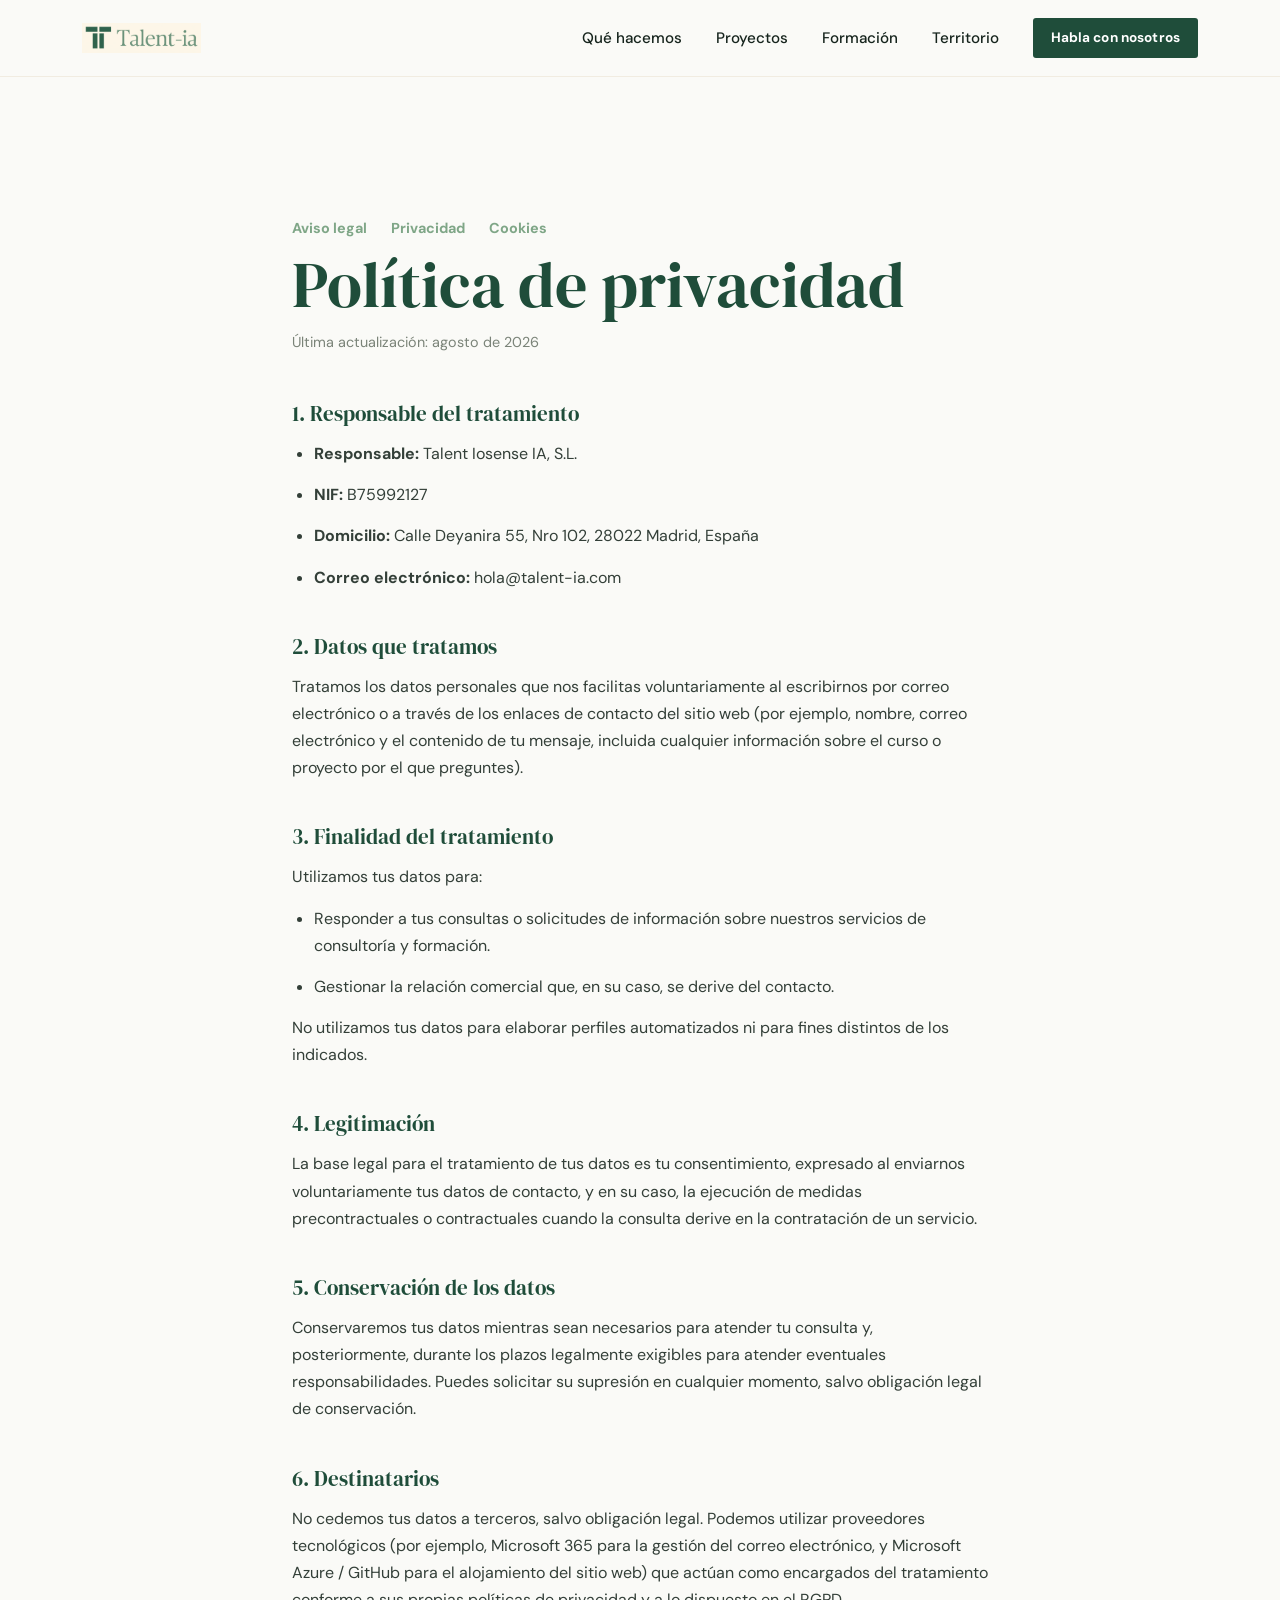
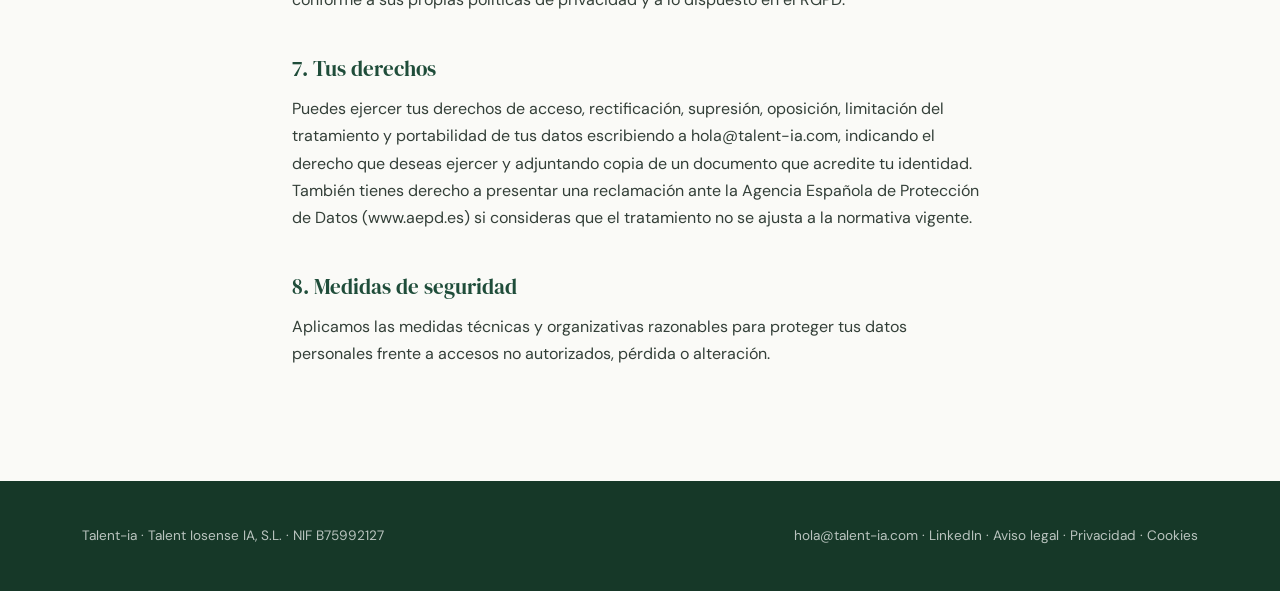
<file: privacidad.html>
<!DOCTYPE html>
<html lang="es">
<head>
<meta charset="UTF-8">
<meta name="viewport" content="width=device-width, initial-scale=1.0">
<title>Política de Privacidad | Talent-ia</title>
<meta name="description" content="Política de privacidad de Talent-ia (Talent Iosense IA, S.L.).">
<meta name="robots" content="noindex, follow">
<link rel="canonical" href="https://www.talent-ia.com/privacidad.html"><script>if(window.location.hostname==="talent-ia.com"){window.location.replace("https://www.talent-ia.com"+window.location.pathname+window.location.search);}</script><link rel="icon" href="favicon.png" type="image/png">
<link rel="preconnect" href="https://fonts.googleapis.com">
<link href="https://fonts.googleapis.com/css2?family=DM+Serif+Display:ital@0;1&family=DM+Sans:wght@400;500;700&display=swap" rel="stylesheet">
<link rel="stylesheet" href="style.css">
<style>
  .legal-wrap { max-width: 760px; margin: 0 auto; padding: 140px 32px 100px; }
  .legal-wrap h1 { margin-bottom: 8px; }
  .legal-wrap .updated { color: #7a8378; font-size: 0.9rem; margin-bottom: 48px; }
  .legal-wrap h2 { font-size: 1.3rem; margin: 44px 0 14px; }
  .legal-wrap p, .legal-wrap li { color: #333f38; font-size: 1rem; line-height: 1.7; margin-bottom: 14px; }
  .legal-wrap ul { padding-left: 22px; }
  .legal-wrap .placeholder { background: var(--stone-light); padding: 2px 8px; border-radius: 3px; color: #8a6f3d; font-weight: 600; }
  .legal-nav { display: flex; gap: 24px; margin-bottom: 8px; }
  .legal-nav a { font-size: 0.9rem; color: var(--sage); font-weight: 700; }
</style>
</head>
<body>

<header>
  <div class="wrap">
    <a href="index.html" class="logo"><img src="logo.png" alt="Talent-ia"></a><button class="nav-toggle" aria-label="Abrir menú" aria-expanded="false" type="button"><span></span><span></span><span></span></button>
    <nav>
      <a href="index.html#hacemos">Qué hacemos</a>
      <a href="index.html#proyectos">Proyectos</a>
      <a href="index.html#cursos">Formación</a>
      <a href="index.html#territorio">Territorio</a>
      <a href="index.html#contacto" class="btn btn-small">Habla con nosotros</a>
    </nav>
  </div>
</header>

<div class="legal-wrap">
  <div class="legal-nav">
    <a href="aviso-legal.html">Aviso legal</a>
    <a href="privacidad.html">Privacidad</a>
    <a href="cookies.html">Cookies</a>
  </div>
  <h1>Política de privacidad</h1>
  <p class="updated">Última actualización: agosto de 2026</p>

  <h2>1. Responsable del tratamiento</h2>
  <ul>
    <li><strong>Responsable:</strong> Talent Iosense IA, S.L.</li>
    <li><strong>NIF:</strong> B75992127</li>
    <li><strong>Domicilio:</strong> Calle Deyanira 55, Nro 102, 28022 Madrid, España</li>
    <li><strong>Correo electrónico:</strong> <a href="mailto:hola@talent-ia.com">hola@talent-ia.com</a></li>
  </ul>

  <h2>2. Datos que tratamos</h2>
  <p>Tratamos los datos personales que nos facilitas voluntariamente al escribirnos por correo electrónico o a través de los enlaces de contacto del sitio web (por ejemplo, nombre, correo electrónico y el contenido de tu mensaje, incluida cualquier información sobre el curso o proyecto por el que preguntes).</p>

  <h2>3. Finalidad del tratamiento</h2>
  <p>Utilizamos tus datos para:</p>
  <ul>
    <li>Responder a tus consultas o solicitudes de información sobre nuestros servicios de consultoría y formación.</li>
    <li>Gestionar la relación comercial que, en su caso, se derive del contacto.</li>
  </ul>
  <p>No utilizamos tus datos para elaborar perfiles automatizados ni para fines distintos de los indicados.</p>

  <h2>4. Legitimación</h2>
  <p>La base legal para el tratamiento de tus datos es tu consentimiento, expresado al enviarnos voluntariamente tus datos de contacto, y en su caso, la ejecución de medidas precontractuales o contractuales cuando la consulta derive en la contratación de un servicio.</p>

  <h2>5. Conservación de los datos</h2>
  <p>Conservaremos tus datos mientras sean necesarios para atender tu consulta y, posteriormente, durante los plazos legalmente exigibles para atender eventuales responsabilidades. Puedes solicitar su supresión en cualquier momento, salvo obligación legal de conservación.</p>

  <h2>6. Destinatarios</h2>
  <p>No cedemos tus datos a terceros, salvo obligación legal. Podemos utilizar proveedores tecnológicos (por ejemplo, Microsoft 365 para la gestión del correo electrónico, y Microsoft Azure / GitHub para el alojamiento del sitio web) que actúan como encargados del tratamiento conforme a sus propias políticas de privacidad y a lo dispuesto en el RGPD.</p>

  <h2>7. Tus derechos</h2>
  <p>Puedes ejercer tus derechos de acceso, rectificación, supresión, oposición, limitación del tratamiento y portabilidad de tus datos escribiendo a <a href="mailto:hola@talent-ia.com">hola@talent-ia.com</a>, indicando el derecho que deseas ejercer y adjuntando copia de un documento que acredite tu identidad. También tienes derecho a presentar una reclamación ante la Agencia Española de Protección de Datos (<a href="https://www.aepd.es" target="_blank" rel="noopener">www.aepd.es</a>) si consideras que el tratamiento no se ajusta a la normativa vigente.</p>

  <h2>8. Medidas de seguridad</h2>
  <p>Aplicamos las medidas técnicas y organizativas razonables para proteger tus datos personales frente a accesos no autorizados, pérdida o alteración.</p>
</div>

<footer>
  <div class="wrap">
    <div>Talent-ia · Talent Iosense IA, S.L. · NIF B75992127</div>
    <div><a href="mailto:hola@talent-ia.com">hola@talent-ia.com</a> · <a href="https://linkedin.com/company/talentia-ia" target="_blank" rel="noopener">LinkedIn</a> · <a href="aviso-legal.html">Aviso legal</a> · <a href="privacidad.html">Privacidad</a> · <a href="cookies.html">Cookies</a></div>
  </div>
</footer>

<script>(function(){var t=document.querySelector('.nav-toggle');var n=document.querySelector('header nav');if(!t||!n)return;t.addEventListener('click',function(){var open=n.classList.toggle('is-open');t.classList.toggle('is-active',open);t.setAttribute('aria-expanded',open?'true':'false');});n.querySelectorAll('a').forEach(function(a){a.addEventListener('click',function(){n.classList.remove('is-open');t.classList.remove('is-active');t.setAttribute('aria-expanded','false');});});})();</script></body>
</html>
</file>
<file: style.css>
:root {
  --bg: #FAFAF7;
  --pine: #1F4D3A;
  --pine-dark: #163828;
  --sage: #7FA687;
  --sage-light: #E7EEE6;
  --stone: #C9BFA5;
  --stone-light: #F1ECE1;
  --ink: #16241D;
  --white: #FFFFFF;
  --max: 1180px;
}

* { box-sizing: border-box; margin: 0; padding: 0; }

html { scroll-behavior: smooth; }

body {
  background: var(--bg);
  color: var(--ink);
  font-family: 'DM Sans', -apple-system, sans-serif;
  font-size: 17px;
  line-height: 1.6;
}

h1, h2, h3 {
  font-family: 'DM Serif Display', serif;
  font-weight: 400;
  line-height: 1.15;
  color: var(--pine);
}

h1 { font-size: clamp(2.4rem, 5vw, 4rem); }
h2 { font-size: clamp(1.8rem, 3.5vw, 2.6rem); }
h3 { font-size: 1.3rem; }

a { color: inherit; text-decoration: none; }

.wrap { max-width: var(--max); margin: 0 auto; padding: 0 32px; }

.eyebrow {
  text-transform: uppercase;
  letter-spacing: 0.12em;
  font-size: 0.8rem;
  font-weight: 700;
  color: var(--sage);
  display: flex;
  align-items: center;
  gap: 10px;
  margin-bottom: 14px;
}
.eyebrow::before { content: ''; width: 28px; height: 2px; background: var(--sage); display: inline-block; }

/* Header */
header {
  position: sticky; top: 0; z-index: 50;
  background: rgba(250,250,247,0.92);
  backdrop-filter: blur(6px);
  border-bottom: 1px solid var(--stone-light);
}
header .wrap { display: flex; align-items: center; justify-content: space-between; height: 76px; }
header .logo { display: flex; align-items: center; gap: 10px; }
header .logo img { height: 30px; width: auto; }
nav { display: flex; gap: 34px; align-items: center; }
nav a { font-size: 0.95rem; font-weight: 500; color: var(--ink); }
nav a:hover { color: var(--pine); } .nav-toggle { display: none; flex-direction: column; justify-content: center; gap: 5px; width: 34px; height: 34px; background: none; border: none; cursor: pointer; padding: 0; } .nav-toggle span { display: block; width: 100%; height: 2px; background: var(--pine); transition: transform .2s ease, opacity .2s ease; } .nav-toggle.is-active span:nth-child(1) { transform: translateY(7px) rotate(45deg); } .nav-toggle.is-active span:nth-child(2) { opacity: 0; } .nav-toggle.is-active span:nth-child(3) { transform: translateY(-7px) rotate(-45deg); }
.btn {
  display: inline-block;
  background: var(--pine);
  color: var(--white) !important;
  padding: 12px 26px;
  border-radius: 3px;
  font-weight: 700;
  font-size: 0.92rem;
  letter-spacing: 0.01em;
  transition: background .2s ease;
  border: none;
  cursor: pointer;
}
.btn:hover { background: var(--pine-dark); }
.btn-outline {
  background: transparent;
  color: var(--white) !important;
  border: 1.5px solid rgba(255,255,255,0.7);
}
.btn-outline:hover { background: rgba(255,255,255,0.12); }
.btn-small { padding: 9px 18px; font-size: 0.85rem; }

/* Hero */
.hero {
  position: relative;
  min-height: 92vh;
  display: flex;
  align-items: flex-end;
  background: #0c1510;
}
.hero::after {
  content: '';
  position: absolute; inset: 0;
  background: linear-gradient(180deg, rgba(10,18,13,0.15) 0%, rgba(10,18,13,0.55) 55%, rgba(8,14,10,0.92) 100%);
}
.hero img.bg {
  position: absolute; inset: 0;
  width: 100%; height: 100%;
  object-fit: cover;
  object-position: 60% 70%;
}
.hero .wrap { position: relative; z-index: 2; padding-bottom: 88px; padding-top: 140px; }
.hero .eyebrow { color: var(--sage); }
.hero .eyebrow::before { background: var(--sage); }
.hero h1 { color: var(--white); max-width: 780px; }
.hero p.lede {
  color: rgba(255,255,255,0.88);
  font-size: 1.25rem;
  max-width: 520px;
  margin: 22px 0 34px;
}
.hero .ctas { display: flex; gap: 16px; flex-wrap: wrap; }

/* Sections general */
section { padding: 110px 0; }
section.tight { padding: 80px 0; }
.section-head { max-width: 640px; margin-bottom: 56px; }
.section-head p { color: #4A5750; font-size: 1.08rem; margin-top: 14px; }

/* Qué hacemos cards */
.cards3 {
  display: grid;
  grid-template-columns: repeat(3, 1fr);
  gap: 1px;
  background: var(--stone-light);
  border: 1px solid var(--stone-light);
}
.card3 {
  background: var(--white);
  padding: 44px 36px;
}
.card3 .mark {
  width: 40px; height: 40px;
  border: 1.5px solid var(--pine);
  border-radius: 50%;
  display: flex; align-items: center; justify-content: center;
  margin-bottom: 26px;
  font-family: 'DM Serif Display', serif;
  color: var(--pine);
  font-size: 1.1rem;
}
.card3 h3 { margin-bottom: 10px; }
.card3 p { color: #4A5750; font-size: 0.98rem; }

/* Proyectos */
.proyecto {
  display: grid;
  grid-template-columns: 1fr 1fr;
  gap: 70px;
  align-items: center;
  padding: 64px 0;
  border-bottom: 1px solid var(--stone-light);
}
.proyecto:last-child { border-bottom: none; }
.proyecto:nth-child(even) .media { order: 2; }
.proyecto .media {
  aspect-ratio: 4/3;
  border-radius: 4px;
  overflow: hidden;
  background: linear-gradient(135deg, var(--sage) 0%, var(--pine) 100%);
  display: flex; align-items: center; justify-content: center;
  position: relative;
}
.proyecto .media img { width: 100%; height: 100%; object-fit: cover; }
.proyecto .media .placeholder-mark {
  font-family: 'DM Serif Display', serif;
  color: rgba(255,255,255,0.85);
  font-size: 3.5rem;
}
.proyecto .tag {
  display: inline-block;
  background: var(--sage-light);
  color: var(--pine);
  font-size: 0.78rem;
  font-weight: 700;
  letter-spacing: 0.04em;
  text-transform: uppercase;
  padding: 5px 12px;
  border-radius: 100px;
  margin-bottom: 16px;
}
.proyecto h3 { font-size: 1.7rem; margin-bottom: 14px; }
.proyecto p { color: #4A5750; }

.defensa-line {
  margin-top: 40px;
  padding: 22px 28px;
  background: var(--stone-light);
  border-left: 3px solid var(--stone);
  font-size: 0.95rem;
  color: #5b5346;
  border-radius: 2px;
}

/* Cursos */
.cursos-grid {
  display: grid;
  grid-template-columns: repeat(auto-fit, minmax(320px, 1fr));
  gap: 28px;
}
.curso-card {
  background: var(--white);
  border: 1px solid var(--stone-light);
  border-radius: 6px;
  overflow: hidden;
  display: flex;
  flex-direction: column;
  transition: transform .2s ease, box-shadow .2s ease;
}
.curso-card:hover {
  transform: translateY(-4px);
  box-shadow: 0 16px 32px -12px rgba(22,36,29,0.18);
  border-color: transparent;
}
.curso-card .thumb {
  height: 120px;
  display: flex; align-items: center; justify-content: center;
  position: relative;
  overflow: hidden;
}
.curso-card .thumb::before {
  content: '';
  position: absolute; inset: 0;
  background: repeating-linear-gradient(135deg, rgba(255,255,255,0.07) 0 2px, transparent 2px 18px);
}
.curso-card .thumb svg { width: 40px; height: 40px; position: relative; z-index: 1; }
/* Colores oficiales de cada aplicación */
.curso-card.thumb-excel .thumb { background: #185C37; }
.curso-card.thumb-outlook .thumb { background: linear-gradient(135deg, #0078D4, #6264A7); }
.curso-card.thumb-office .thumb { background: linear-gradient(135deg, #2B579A, #D24726); }
.curso-card.thumb-claude .thumb { background: #CC785C; }
.curso-card.thumb-automate .thumb { background: linear-gradient(135deg, #0066FF, #0ADEC7); }
.curso-card.thumb-excel-claude .thumb { background: linear-gradient(135deg, #185C37, #CC785C); }
.curso-card .badge {
  position: absolute; top: 12px; right: 12px; z-index: 2;
  background: rgba(255,255,255,0.92);
  color: var(--pine);
  font-size: 0.68rem;
  font-weight: 700;
  text-transform: uppercase;
  letter-spacing: 0.03em;
  padding: 4px 9px;
  border-radius: 100px;
}
.curso-card .body { padding: 24px 26px 28px; flex: 1; display: flex; flex-direction: column; }
.curso-card .meta {
  font-size: 0.8rem;
  color: var(--sage);
  font-weight: 700;
  text-transform: uppercase;
  letter-spacing: 0.04em;
  margin-bottom: 10px;
  display: flex;
  align-items: center;
  gap: 8px;
}
.curso-card .meta .nivel {
  background: var(--sage-light);
  color: var(--pine);
  padding: 2px 8px;
  border-radius: 100px;
  font-size: 0.7rem;
}
.curso-card h3 { font-size: 1.15rem; margin-bottom: 10px; }
.curso-card p.desc { color: #4A5750; font-size: 0.92rem; flex: 1; margin-bottom: 20px; }
.curso-card .dirigido { font-size: 0.82rem; color: #7a8378; margin-bottom: 18px; }

/* Territorio */
.territorio {
  background: var(--pine);
  color: var(--white);
}
.territorio h2 { color: var(--white); }
.territorio .section-head p { color: rgba(255,255,255,0.8); }
.territorio-list {
  display: grid;
  grid-template-columns: repeat(2, 1fr);
  gap: 24px;
  margin-top: 20px;
}
.territorio-item {
  border-top: 1px solid rgba(255,255,255,0.2);
  padding-top: 18px;
}
.territorio-item strong { color: var(--sage); }
.territorio-item p { color: rgba(255,255,255,0.8); font-size: 0.95rem; margin-top: 6px; }
.territorio blockquote {
  margin-top: 60px;
  font-family: 'DM Serif Display', serif;
  font-size: 1.5rem;
  font-style: italic;
  max-width: 700px;
  color: var(--white);
  line-height: 1.4;
}
.territorio cite {
  display: block;
  margin-top: 18px;
  font-style: normal;
  font-size: 0.85rem;
  letter-spacing: 0.04em;
  text-transform: uppercase;
  color: var(--sage);
}

/* Contacto */
.contacto { text-align: left; }
.contacto .wrap { display: grid; grid-template-columns: 1.1fr 0.9fr; gap: 70px; align-items: start; }
.contacto-info p { color: #4A5750; margin-top: 16px; font-size: 1.05rem; max-width: 440px; }
.contacto-details { margin-top: 32px; }
.contacto-details div { margin-bottom: 14px; font-size: 0.98rem; }
.contacto-details span { color: var(--sage); font-weight: 700; display: block; font-size: 0.78rem; text-transform: uppercase; letter-spacing: 0.05em; margin-bottom: 3px; }
form.contact-form { display: flex; flex-direction: column; gap: 14px; }
form.contact-form input, form.contact-form textarea {
  border: 1px solid var(--stone);
  background: var(--white);
  padding: 13px 16px;
  border-radius: 3px;
  font-family: inherit;
  font-size: 0.95rem;
  color: var(--ink);
}
form.contact-form textarea { min-height: 110px; resize: vertical; }
form.contact-form input:focus, form.contact-form textarea:focus { outline: 2px solid var(--sage); border-color: var(--pine); }

footer {
  background: var(--pine-dark);
  color: rgba(255,255,255,0.7);
  padding: 44px 0;
  font-size: 0.85rem;
}
footer .wrap { display: flex; justify-content: space-between; align-items: center; flex-wrap: wrap; gap: 16px; }
footer a:hover { color: var(--white); }

@media (max-width: 860px) {
  .cards3 { grid-template-columns: 1fr; }
  .proyecto, .proyecto:nth-child(even) { grid-template-columns: 1fr; }
  .proyecto:nth-child(even) .media { order: 0; }
  .contacto .wrap { grid-template-columns: 1fr; }
  .territorio-list { grid-template-columns: 1fr; }
  .nav-toggle { display: flex; } nav { display: none; position: absolute; top: 76px; left: 0; right: 0; flex-direction: column; align-items: flex-start; gap: 4px; background: var(--bg); border-bottom: 1px solid var(--stone-light); padding: 18px 32px 26px; } nav.is-open { display: flex; } nav a { padding: 10px 0; width: 100%; } nav a.btn-small { width: auto; margin-top: 8px; }
}
</file>
